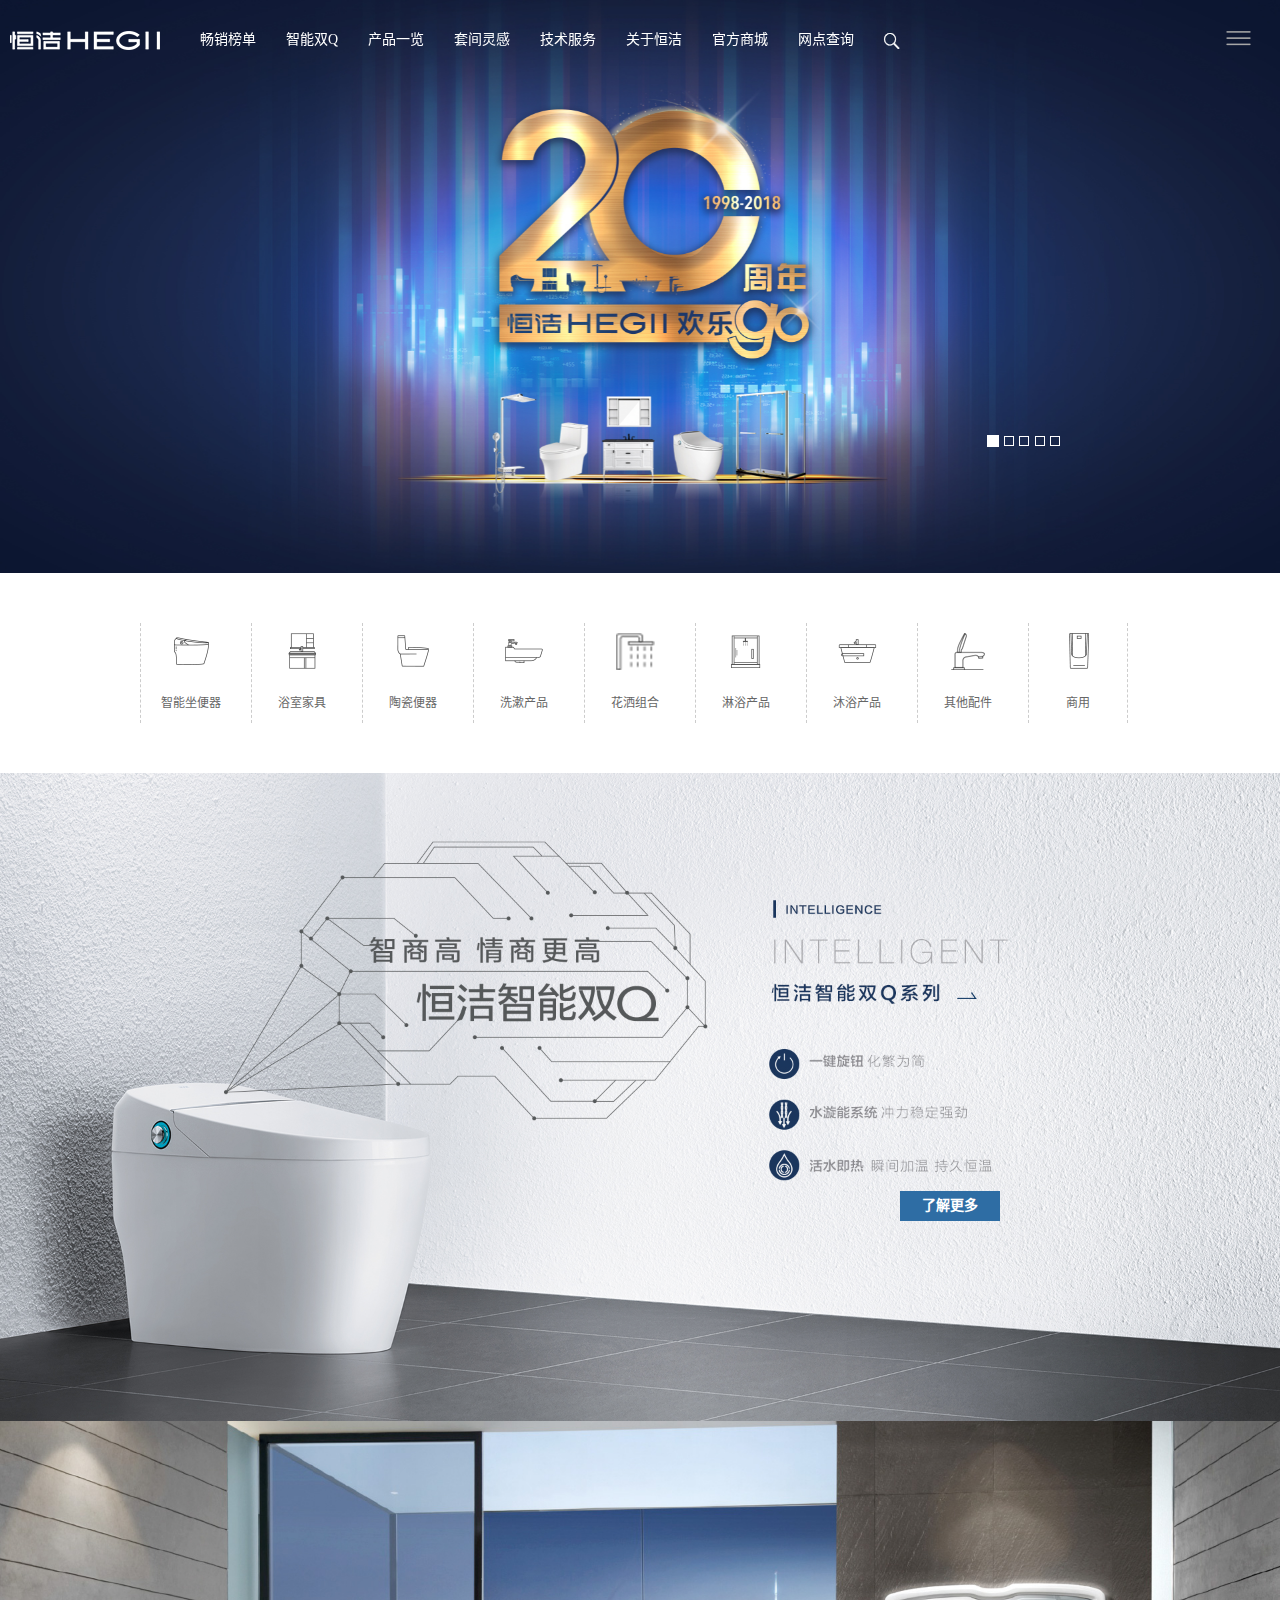
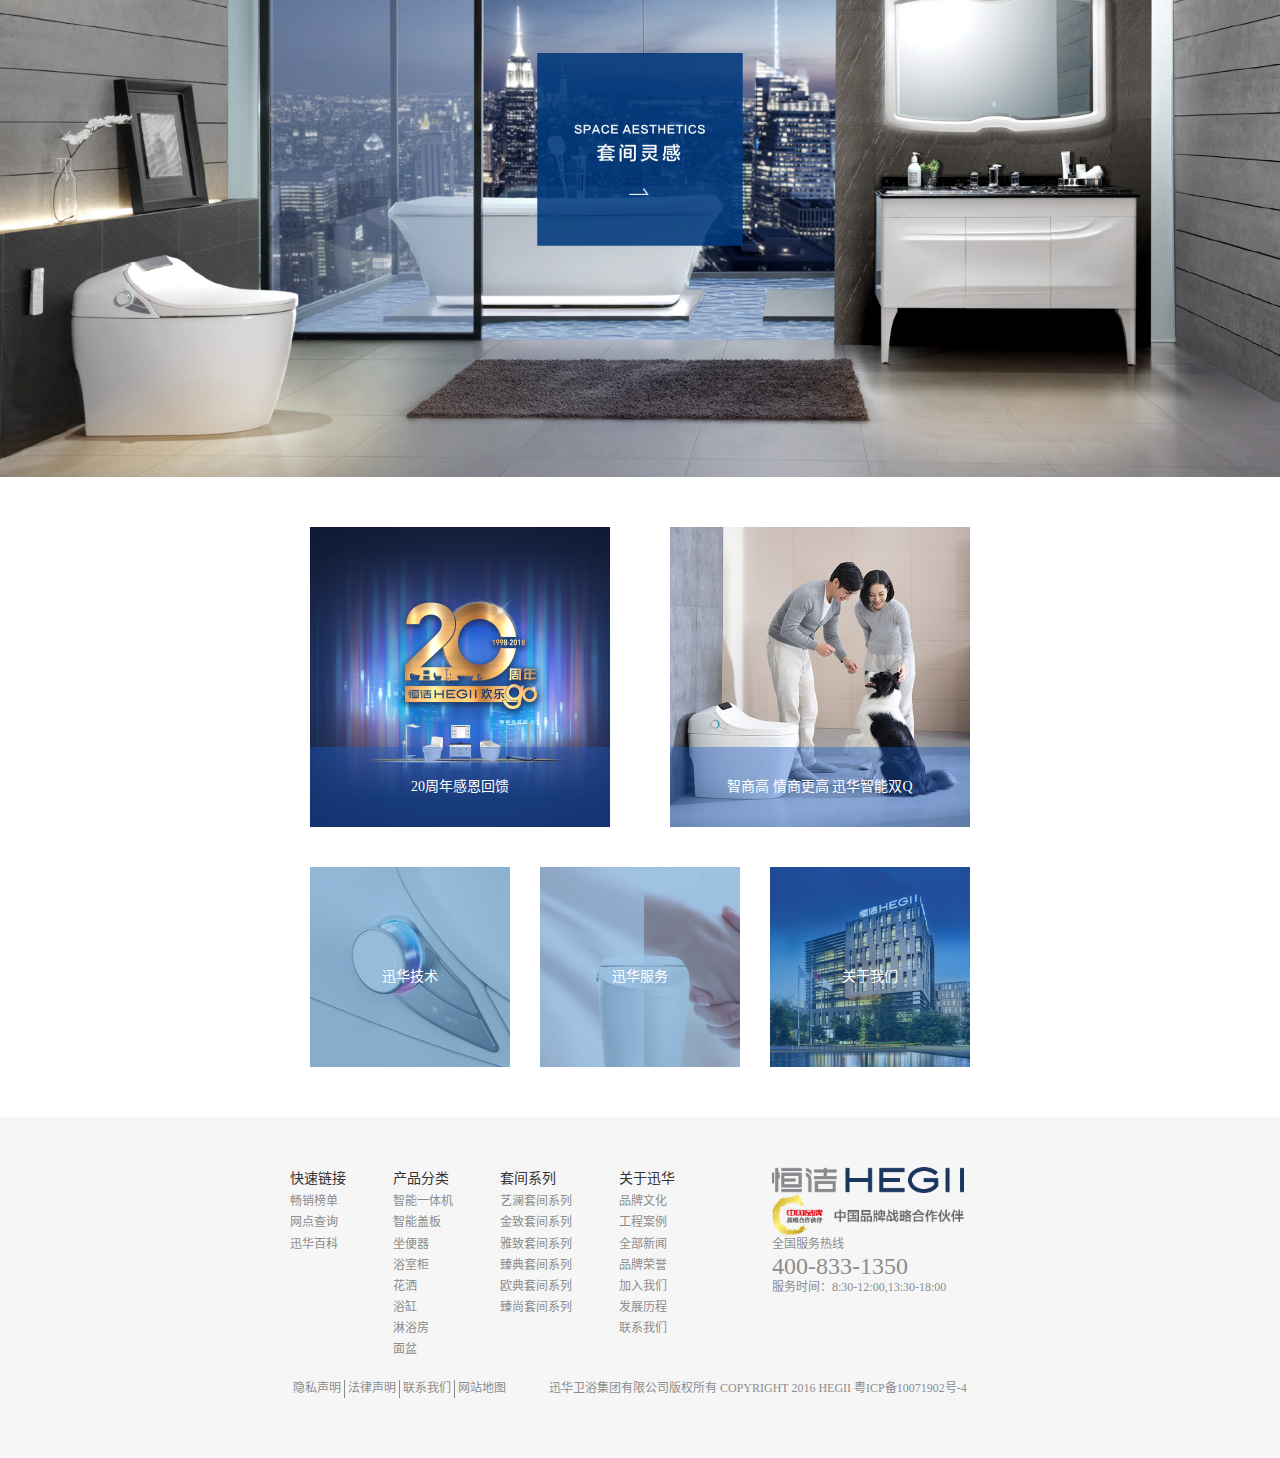
<file: analytik-jena/index.html>
<!DOCTYPE html>
<html lang="zh-CN">
<head>
    <meta charset="utf-8">
    <meta http-equiv="X-UA-Compatible" content="IE=edge">
    <meta name="viewport" content="width=device-width, initial-scale=1">
    <!-- 上述3个meta标签*必须*放在最前面，任何其他内容都*必须*跟随其后！ -->
    <title>首页</title>
    <link href="lib/css/bootstrap.min.css" rel="stylesheet">
    <link rel="stylesheet" href="css/base.css">
    <link rel="stylesheet" href="css/index2.css">
    <!--[if lt IE 9]>
    <script src="https://cdn.bootcss.com/html5shiv/3.7.3/html5shiv.min.js"></script>
    <script src="https://cdn.bootcss.com/respond.js/1.4.2/respond.min.js"></script>
    <![endif]-->
</head>
<body>


<!--轮播图start-->
<div class="slider-container">
    <div id="carousel-example-generic" class="carousel slide" data-ride="carousel">
        <!-- 小圆点 -->
        <ol class="carousel-indicators">
            <li data-target="#carousel-example-generic" data-slide-to="0" class="active"></li>
            <li data-target="#carousel-example-generic" data-slide-to="1"></li>
            <li data-target="#carousel-example-generic" data-slide-to="2"></li>
            <li data-target="#carousel-example-generic" data-slide-to="3"></li>
            <li data-target="#carousel-example-generic" data-slide-to="4"></li>
        </ol>
        <!-- 滑动的图片 -->
        <div class="carousel-inner" role="listbox">
            <div class="item active">
                <img src="images/banner4.jpg" alt="...">
                <div class="carousel-caption">
                </div>
            </div>
            <div class="item">
                <img src="images/banner2.jpg" alt="...">
                <div class="carousel-caption">
                </div>
            </div>
            <div class="item">
                <img src="images/banner3.jpg" alt="...">
                <div class="carousel-caption">
                </div>
            </div>
            <div class="item">
                <img src="images/banner1-1920x860.jpg" alt="...">
                <div class="carousel-caption">
                </div>
            </div>
            <div class="item">
                <img src="images/banner5.jpg" alt="...">
                <div class="carousel-caption">
                </div>
            </div>

        </div>
    </div>
    <!--导航栏start-->
    <div class="nav">
        <div class="nav-logo fl">
            <a href="index.html"><img src="images/theme-bright-logo.png" alt="logo"></a>
        </div>
        <div class="nav-text hidden-xs hidden-sm">
            <ul class="clearfix">
                <li><a href="#">畅销榜单</a></li>
                <li><a href="#">智能双Q</a></li>
                <li class="productList">
                    <a href="#">产品一览</a>
                    <div class="productDrodown clearfix">
                        <div>
                            <img src="images/nav-listmenu-01_1.jpg" alt="">
                            <p>卫生区</p>
                            <a href="#">智能一体机</a>
                            <a href="#">智能盖板</a>
                            <a href="#">坐便器</a>
                            <a href="#">蹲便器/配件</a>
                        </div>
                        <div>
                            <img src="images/nav-listmenu-02.jpg" alt="">
                            <p>盥洗区</p>
                            <a href="#">浴室柜</a>
                            <a href="#">面盆</a>
                            <a href="#">面盆龙头</a>
                        </div>
                        <div>
                            <img src="images/nav-listmenu-03.jpg" alt="">
                            <p>淋浴区</p>
                            <a href="#">花洒</a>
                            <a href="#">淋浴龙头</a>
                            <a href="#">淋浴房</a>
                            <a href="#">浴缸</a>
                            <a href="#">浴缸龙头</a>
                        </div>
                        <div>
                            <img src="images/nav-listmenu-04.jpg" alt="">
                            <p>浴室小五金</p>
                            <a href="#">五金挂件</a>
                            <a href="#">五金配件</a>
                        </div>
                        <div>
                            <img src="images/nav-listmenu-05.jpg" alt="">
                            <p>厨房阳台</p>
                            <a href="#">水槽</a>
                            <a href="#">厨房龙头</a>
                            <a href="#">洗衣柜</a>
                            <a href="#">拖把池</a>
                            <a href="#">阳台五金</a>
                        </div>
                        <div>
                            <img src="images/nav-listmenu-06.jpg" alt="">
                            <p>商用产品</p>
                            <a href="#">商用电子类</a>
                            <a href="#">商用五金</a>
                            <a href="#">商用便器</a>
                            <a href="#">小便斗</a>
                        </div>
                    </div>
                </li>
                <li><a href="renovation.html">套间灵感</a></li>
                <li class="tech">
                    <a href="#">技术服务</a>
                    <div class="techDropDown">
                        <div>
                            <a href="intelligence.html">
                                <span class="techImg"></span>
                                <span class="techText">恒洁技术</span>
                            </a>
                        </div>
                        <div>
                            <a href="service-1350.html">
                                <span class="techImg two"></span>
                                <span>恒洁服务1350</span>
                            </a>
                        </div>
                        <div>
                            <a href="technology-and-service-six-year.html">
                                <span class="techImg three"></span>
                                <span>恒洁六年质保</span>
                            </a>
                        </div>
                        <div>
                            <a href="#">
                                <span class="techImg four"></span>
                                <span>恒洁百科</span>
                            </a>
                        </div>

                    </div>
                </li>
                <li><a href="aboutUs.html">关于恒洁</a></li>
                <li><a href="flagshipShop.html">官方商城</a></li>
                <li><a href="#">网点查询</a></li>
                <li><a href="#" class="iconfont">&#xe606;</a></li>
            </ul>
        </div>
        <div class="nav-hide">
            <div class="span1">
                <div><img src="images/nav-span.jpg" alt=""></div>
                <div class="long-nav">
                    <div class="recentlyNews">
                        <a href="#">
                            <img src="images/assistant-icon-01.png" alt="">
                            <p>最新活动</p>
                        </a>
                        <div class="recentlyNews-content">
                            <img src="images/assistant-banner-20180402.jpg" alt="">
                            <img src="images/assistant-banner-02.png" alt="">
                            <img src="images/assistant-banner-03.jpg" alt="">
                            <img src="images/assistant-banner-04.jpg" alt="">
                        </div>
                    </div>
                    <div>
                        <a href="#">
                            <img src="images/assistant-icon-02.png" alt="">
                            <p>在线客服</p>
                        </a>
                    </div>
                    <div>
                        <a href="#">
                            <img src="images/assistant-icon-03.png" alt="">
                            <p>网点查询</p>
                        </a>
                    </div>
                    <div class="focusWebChat">
                        <a href="#" class="webChat">
                            <img src="images/assistant-icon-wechat.png" alt="">
                            <p>关注微信</p>
                        </a>
                        <span>
                                <img src="images/qrcode-wechat-top.png" alt="">
                            </span>
                    </div>
                    <div>
                        <a href="#">
                            <img src="images/assistant-icon-weibo.png" alt="">
                            <p>关注微博</p>
                        </a>
                    </div>
                </div>
            </div>
        </div>
    </div>
    <div class="tech-dropdown-bg"></div>
    <div class="product-dropdown-bg"></div>
    <!--导航栏end-->
</div>
<!--轮播图end-->

<!--产品分类导航start-->
<div class="product-categories clearfix">
    <ul class="clearfix">
        <li class="categoriesLi">
            <a href="#">
                <span></span>
                <p>智能坐便器</p>
            </a>
            <ul class="categoryDropdown">
                <li><a href="#">智能一体机</a></li>
                <li><a href="#">智能板盖</a></li>
            </ul>
        </li>
        <li>
            <a href="#">
                <span></span>
                <p>浴室家具</p>
            </a>
            <ul>
                <li><a href="#">浴室柜</a></li>
            </ul>
        </li>
        <li>
            <a href="#">
                <span></span>
                <p>陶瓷便器</p>
            </a>
            <ul>
                <li><a href="#">坐便器</a></li>
                <li><a href="#">蹲便器/配件</a></li>
            </ul>
        </li>
        <li>
            <a href="#">
                <span></span>
                <p>洗漱产品</p>
            </a>
            <ul>
                <li><a href="#">面盆</a></li>
                <li><a href="#">面盆龙头</a></li>
            </ul>
        </li>
        <li>
            <a href="#">
                <span></span>
                <p>花洒组合</p>
            </a>
            <ul>
                <li><a href="#">花洒</a></li>
            </ul>
        </li>
        <li>
            <a href="#">
                <span></span>
                <p>淋浴产品</p>
            </a>
            <ul>
                <li><a href="#">淋浴房</a></li>
                <li><a href="#">淋浴龙头</a></li>
                <li><a href="#">花洒</a></li>
            </ul>
        </li>
        <li>
            <a href="#">
                <span></span>
                <p>沐浴产品</p>
            </a>
            <ul>
                <li><a href="#">浴缸</a></li>
                <li><a href="#">浴缸龙头</a></li>
            </ul>
        </li>
        <li>
            <a href="#">
                <span></span>
                <p>其他配件</p>
            </a>
            <ul>
                <li><a href="#">水槽</a></li>
                <li><a href="#">厨房龙头</a></li>
                <li><a href="#">洗衣柜</a></li>
                <li><a href="#">拖把池</a></li>
                <li><a href="#">阳台五金</a></li>
            </ul>
        </li>
        <li>
            <a href="#">
                <span></span>
                <p>商用</p>
            </a>
            <ul>
                <li><a href="#">小便斗</a></li>
                <li><a href="#">商用电子类</a></li>
                <li><a href="#">商用五金</a></li>
                <li><a href="#">商用电器</a></li>
            </ul>
        </li>
    </ul>
</div>
<!--产品分类导航end-->


<!--大图之智能双Qstart-->
<div class="DQImg clearfix">
    <img src="images/index-img1.jpg">
    <a href="javascript:;">了解更多</a>
</div>
<!--大图之智能双Qend-->

<!--套间灵感大图statr-->
<div class="LGImg">
    <img src="images/index-img3.jpg" alt="">
</div>
<!--套间灵感大图end-->

<!--新闻缩略图start-->
<div class="news clearfix">
            <div class="new-top clearfix">
                <div>
                    <a href="javascript:;">
                        <span><p>20周年感恩回馈</p></span>
                    </a>
                </div>
                <div>
                    <a href="javascript:;">
                        <span><p>智商高 情商更高 迅华智能双Q</p></span>
                    </a>
                </div>
            </div>
            <div class="news-bottom">
                <div class="imgone">
                    <a href="javascript:;">
                        <img src="images/recommend-01.jpg" alt="">
                        <span><p>迅华技术</p></span>
                    </a>
                </div>
                <div class="imgone">
                    <a href="javascript:;">
                        <img src="images/recommend-02.jpg" alt="">
                        <span><p>迅华服务</p></span>
                    </a>
                </div>
                <div class="imgone">
                    <a href="javascript:;">
                        <img src="images/recommend-03.jpg" alt="">
                        <span><p>关于我们</p></span>
                    </a>
                </div>
            </div>
</div>
<!--新闻缩略图end-->

<!--页脚start-->
<div class="footer">
      <div class="clearfix">
                <div class="ulList fl clearfix">
                    <ul>
                        <li>快速链接</li>
                        <li><a href="javascript:;">畅销榜单</a></li>
                        <li><a href="javascript:;">网点查询</a></li>
                        <li><a href="javascript:;">迅华百科</a></li>
                    </ul>
                    <ul>
                        <li>产品分类</li>
                        <li><a href="javascript:;">智能一体机</a></li>
                        <li><a href="javascript:;">智能盖板</a></li>
                        <li><a href="javascript:;">坐便器</a></li>
                        <li><a href="javascript:;">浴室柜</a></li>
                        <li><a href="javascript:;">花洒</a></li>
                        <li><a href="javascript:;">浴缸</a></li>
                        <li><a href="javascript:;">淋浴房</a></li>
                        <li><a href="javascript:;">面盆</a></li>
                    </ul>
                    <ul>
                        <li>套间系列</li>
                        <li><a href="javascript:;">艺澜套间系列</a></li>
                        <li><a href="javascript:;">金致套间系列</a></li>
                        <li><a href="javascript:;">雅致套间系列</a></li>
                        <li><a href="javascript:;">臻典套间系列</a></li>
                        <li><a href="javascript:;">欧典套间系列</a></li>
                        <li><a href="javascript:;">臻尚套间系列</a></li>
                    </ul>
                    <ul>
                        <li>关于迅华</li>
                        <li><a href="javascript:;">品牌文化</a></li>
                        <li><a href="javascript:;">工程案例</a></li>
                        <li><a href="javascript:;">全部新闻</a></li>
                        <li><a href="javascript:;">品牌荣誉</a></li>
                        <li><a href="javascript:;">加入我们</a></li>
                        <li><a href="javascript:;">发展历程</a></li>
                        <li><a href="javascript:;">联系我们</a></li>
                    </ul>
                </div>
                <div class="footerInfo fl">
                    <div class="footer-logo"><img src="images/footer-logo-big (1).png" alt=""></div>
                    <div class="footer-chinalogo"><img src="images/footer-logo-chinabrand.png" alt=""></div>
                    <p>全国服务热线</p>
                    <h3>400-833-1350</h3>
                    <p>服务时间：8:30-12:00,13:30-18:00</p>
                </div>
      </div>
      <div class="footernav clearfix">
                <div class="fl">
                    <ul class="clearfix">
                        <li><a href="javascript:;">隐私声明</a></li>
                        <li><a href="javascript:;">法律声明</a></li>
                        <li><a href="javascript:;">联系我们</a></li>
                        <li><a href="javascript:;">网站地图</a></li>
                    </ul>
                </div>
                <p class="fl">迅华卫浴集团有限公司版权所有 COPYRIGHT 2016 HEGII 粤ICP备10071902号-4</p>
            </div>
</div>
<!--页脚end-->

<!--返回顶部start-->
<div class="totop">
    <a href="javascript:;">
        <img src="images/btn-go-top.jpg" alt="">
    </a>
</div>
<!--返回顶部end-->



    <script src="lib/js/jquery.min.js"></script>
    <script src="lib/js/bootstrap.min.js"></script>
    <script src="js/jquery-1.11.1.min.js"></script>
    <script src="js/index.js"></script>
    <script src="js/nav.js"></script>
</body>
</html>
</file>
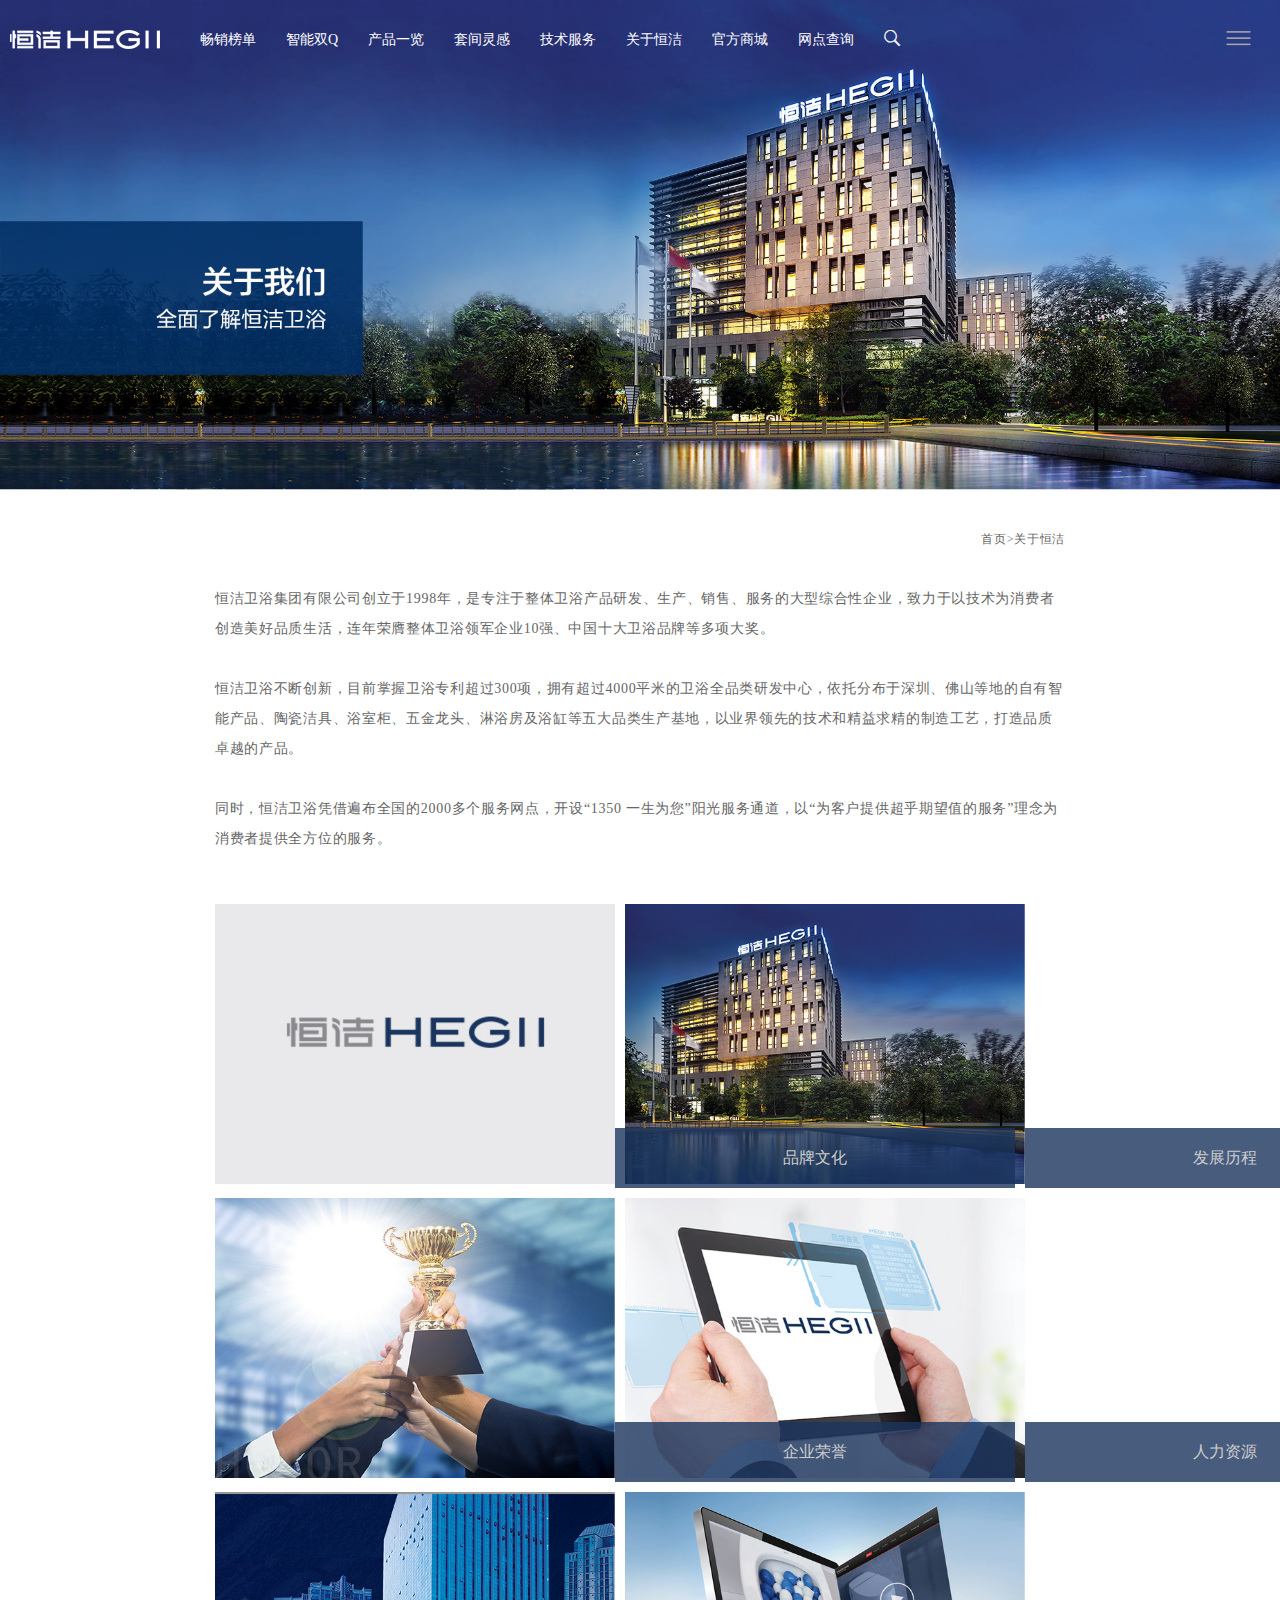
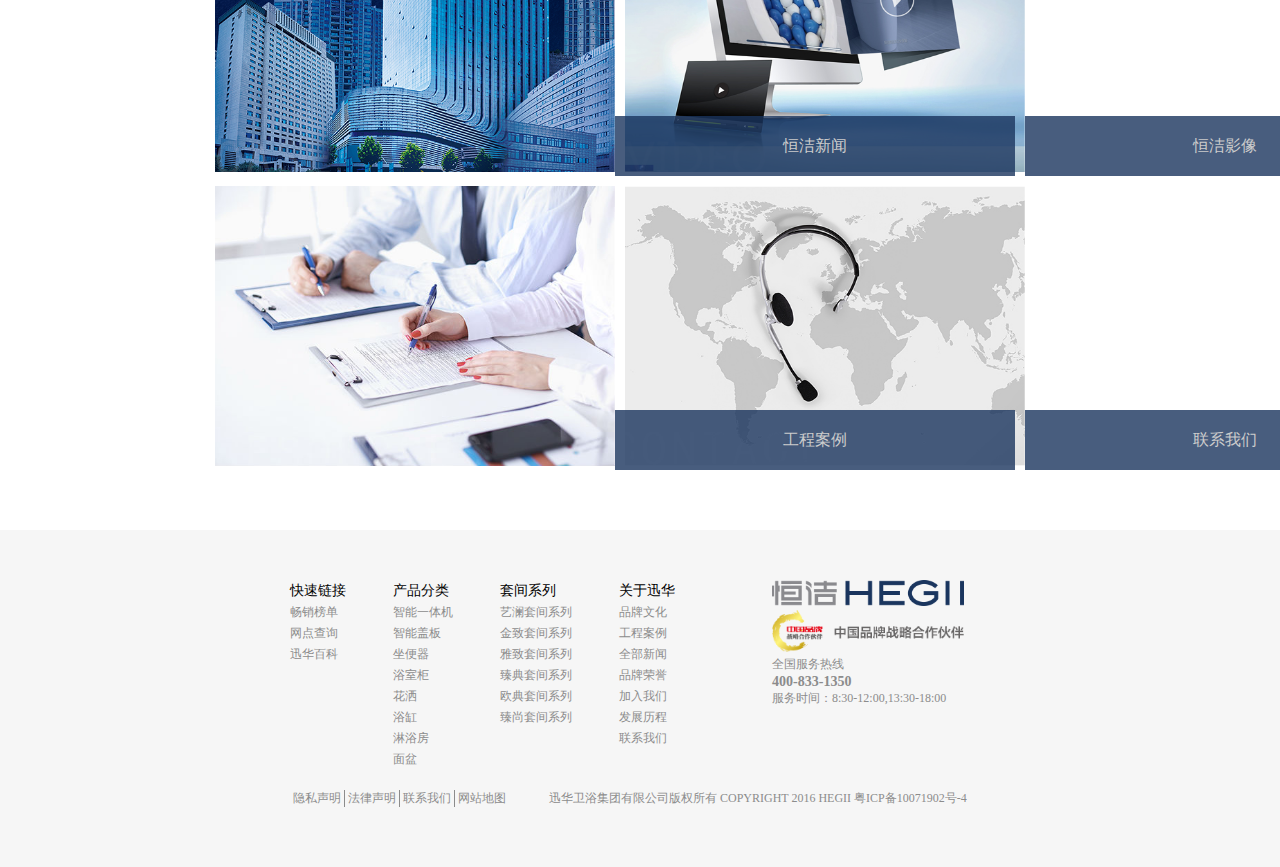
<file: analytik-jena/aboutUs.html>
<!DOCTYPE html>
<html lang="en">
<head>
    <meta charset="UTF-8">
    <title>关于恒洁</title>
    <link rel="stylesheet" href="css/base.css">
    <link rel="stylesheet" href="css/aboutUs.css">
    <!--<link rel="stylesheet" href="css/index2.css">-->
    <script src="js/jquery-1.11.1.min.js"></script>
    <script src="js/nav.js"></script>
</head>
<body>
<!--页头start-->
<div class="slider-container">
    <img src="images/about_kv.jpg" alt="">
    <!--导航栏start-->
    <div class="nav">
        <div class="nav-logo fl">
            <a href="index.html"><img src="images/theme-bright-logo.png" alt="logo"></a>
        </div>
        <div class="nav-text hidden-xs hidden-sm">
            <ul class="clearfix">
                <li><a href="#">畅销榜单</a></li>
                <li><a href="#">智能双Q</a></li>
                <li class="productList">
                    <a href="#">产品一览</a>
                    <div class="productDrodown clearfix">
                        <div>
                            <img src="images/nav-listmenu-01_1.jpg" alt="">
                            <p>卫生区</p>
                            <a href="#">智能一体机</a>
                            <a href="#">智能盖板</a>
                            <a href="#">坐便器</a>
                            <a href="#">蹲便器/配件</a>
                        </div>
                        <div>
                            <img src="images/nav-listmenu-02.jpg" alt="">
                            <p>盥洗区</p>
                            <a href="#">浴室柜</a>
                            <a href="#">面盆</a>
                            <a href="#">面盆龙头</a>
                        </div>
                        <div>
                            <img src="images/nav-listmenu-03.jpg" alt="">
                            <p>淋浴区</p>
                            <a href="#">花洒</a>
                            <a href="#">淋浴龙头</a>
                            <a href="#">淋浴房</a>
                            <a href="#">浴缸</a>
                            <a href="#">浴缸龙头</a>
                        </div>
                        <div>
                            <img src="images/nav-listmenu-04.jpg" alt="">
                            <p>浴室小五金</p>
                            <a href="#">五金挂件</a>
                            <a href="#">五金配件</a>
                        </div>
                        <div>
                            <img src="images/nav-listmenu-05.jpg" alt="">
                            <p>厨房阳台</p>
                            <a href="#">水槽</a>
                            <a href="#">厨房龙头</a>
                            <a href="#">洗衣柜</a>
                            <a href="#">拖把池</a>
                            <a href="#">阳台五金</a>
                        </div>
                        <div>
                            <img src="images/nav-listmenu-06.jpg" alt="">
                            <p>商用产品</p>
                            <a href="#">商用电子类</a>
                            <a href="#">商用五金</a>
                            <a href="#">商用便器</a>
                            <a href="#">小便斗</a>
                        </div>
                    </div>
                </li>
                <li><a href="renovation.html">套间灵感</a></li>
                <li class="tech">
                    <a href="#">技术服务</a>
                    <div class="techDropDown">
                        <div>
                            <a href="intelligence.html">
                                <span class="techImg"></span>
                                <span class="techText">恒洁技术</span>
                            </a>
                        </div>
                        <div>
                            <a href="service-1350.html">
                                <span class="techImg two"></span>
                                <span>恒洁服务1350</span>
                            </a>
                        </div>
                        <div>
                            <a href="technology-and-service-six-year.html">
                                <span class="techImg three"></span>
                                <span>恒洁六年质保</span>
                            </a>
                        </div>
                        <div>
                            <a href="#">
                                <span class="techImg four"></span>
                                <span>恒洁百科</span>
                            </a>
                        </div>

                    </div>
                </li>
                <li><a href="#">关于恒洁</a></li>
                <li><a href="flagshipShop.html">官方商城</a></li>
                <li><a href="#">网点查询</a></li>
                <li><a href="#" class="iconfont">&#xe606;</a></li>
            </ul>
        </div>
        <div class="nav-hide">
            <div class="span1">
                <div><img src="images/nav-span.jpg" alt=""></div>
                <div class="long-nav">
                    <div class="recentlyNews">
                        <a href="#">
                            <img src="images/assistant-icon-01.png" alt="">
                            <p>最新活动</p>
                        </a>
                        <div class="recentlyNews-content">
                            <img src="images/assistant-banner-20180402.jpg" alt="">
                            <img src="images/assistant-banner-02.png" alt="">
                            <img src="images/assistant-banner-03.jpg" alt="">
                            <img src="images/assistant-banner-04.jpg" alt="">
                        </div>
                    </div>
                    <div>
                        <a href="#">
                            <img src="images/assistant-icon-02.png" alt="">
                            <p>在线客服</p>
                        </a>
                    </div>
                    <div>
                        <a href="#">
                            <img src="images/assistant-icon-03.png" alt="">
                            <p>网点查询</p>
                        </a>
                    </div>
                    <div class="focusWebChat">
                        <a href="#" class="webChat">
                            <img src="images/assistant-icon-wechat.png" alt="">
                            <p>关注微信</p>
                        </a>
                        <span>
                                <img src="images/qrcode-wechat-top.png" alt="">
                            </span>
                    </div>
                    <div>
                        <a href="#">
                            <img src="images/assistant-icon-weibo.png" alt="">
                            <p>关注微博</p>
                        </a>
                    </div>
                </div>
            </div>
        </div>
    </div>
    <div class="tech-dropdown-bg"></div>
    <div class="product-dropdown-bg"></div>
    <!--导航栏end-->
</div>
<!--页头end-->

<!--内容start-->
<div class="main">
    <div class="main-top">
        <p>首页&gt;关于恒洁</p>
        <p>恒洁卫浴集团有限公司创立于1998年，是专注于整体卫浴产品研发、生产、销售、服务的大型综合性企业，致力于以技术为消费者创造美好品质生活，连年荣膺整体卫浴领军企业10强、中国十大卫浴品牌等多项大奖。</p>
        <p>恒洁卫浴不断创新，目前掌握卫浴专利超过300项，拥有超过4000平米的卫浴全品类研发中心，依托分布于深圳、佛山等地的自有智能产品、陶瓷洁具、浴室柜、五金龙头、淋浴房及浴缸等五大品类生产基地，以业界领先的技术和精益求精的制造工艺，打造品质卓越的产品。</p>
        <p>同时，恒洁卫浴凭借遍布全国的2000多个服务网点，开设“1350 一生为您”阳光服务通道，以“为客户提供超乎期望值的服务”理念为消费者提供全方位的服务。</p>
    </div>
    <div class="main-bottom">
        <div class="clearfix">
            <div>
                <img src="images/culture0821.jpg" alt="">
                <span>
                    <p>品牌文化</p>
                </span>
            </div>
            <div>
                <img src="images/heg2.jpg" alt="">
                <span>
                    <p>发展历程</p>
                </span>
            </div>
        </div>
        <div class="clearfix">
            <div>
                <img src="images/heg3.jpg" alt="">
                <span>
                    <p>企业荣誉</p>
                </span>
            </div>
            <div>
                <img src="images/heg4-1.jpg" alt="">
                <span>
                    <p>人力资源</p>
                </span>
            </div>
        </div>
        <div class="clearfix">
            <div>
                <img src="images/heg5.jpg" alt="">
                <span>
                    <p>恒洁新闻</p>
                </span>
            </div>
            <div>
                <img src="images/heg6.jpg" alt="">
                <span>
                    <p>恒洁影像</p>
                </span>
            </div>
        </div>
        <div class="clearfix">
            <div>
                <img src="images/heg6_1.jpg" alt="">
                <span>
                    <p>工程案例</p>
                </span>
            </div>
            <div>
                <img src="images/heg8.jpg" alt="">
                <span>
                    <p>联系我们</p>
                </span>
            </div>
        </div>
    </div>
</div>
<!--内容end-->


<!--页脚start-->
<div class="footer">
    <div class="clearfix">
        <div class="ulList fl clearfix">
            <ul>
                <li>快速链接</li>
                <li><a href="javascript:;">畅销榜单</a></li>
                <li><a href="javascript:;">网点查询</a></li>
                <li><a href="javascript:;">迅华百科</a></li>
            </ul>
            <ul>
                <li>产品分类</li>
                <li><a href="javascript:;">智能一体机</a></li>
                <li><a href="javascript:;">智能盖板</a></li>
                <li><a href="javascript:;">坐便器</a></li>
                <li><a href="javascript:;">浴室柜</a></li>
                <li><a href="javascript:;">花洒</a></li>
                <li><a href="javascript:;">浴缸</a></li>
                <li><a href="javascript:;">淋浴房</a></li>
                <li><a href="javascript:;">面盆</a></li>
            </ul>
            <ul>
                <li>套间系列</li>
                <li><a href="javascript:;">艺澜套间系列</a></li>
                <li><a href="javascript:;">金致套间系列</a></li>
                <li><a href="javascript:;">雅致套间系列</a></li>
                <li><a href="javascript:;">臻典套间系列</a></li>
                <li><a href="javascript:;">欧典套间系列</a></li>
                <li><a href="javascript:;">臻尚套间系列</a></li>
            </ul>
            <ul>
                <li>关于迅华</li>
                <li><a href="javascript:;">品牌文化</a></li>
                <li><a href="javascript:;">工程案例</a></li>
                <li><a href="javascript:;">全部新闻</a></li>
                <li><a href="javascript:;">品牌荣誉</a></li>
                <li><a href="javascript:;">加入我们</a></li>
                <li><a href="javascript:;">发展历程</a></li>
                <li><a href="javascript:;">联系我们</a></li>
            </ul>
        </div>
        <div class="footerInfo fl">
            <div class="footer-logo"><img src="images/footer-logo-big (1).png" alt=""></div>
            <div class="footer-chinalogo"><img src="images/footer-logo-chinabrand.png" alt=""></div>
            <p>全国服务热线</p>
            <h3>400-833-1350</h3>
            <p>服务时间：8:30-12:00,13:30-18:00</p>
        </div>
    </div>
    <div class="footernav clearfix">
        <div class="fl">
            <ul class="clearfix">
                <li><a href="javascript:;">隐私声明</a></li>
                <li><a href="javascript:;">法律声明</a></li>
                <li><a href="javascript:;">联系我们</a></li>
                <li><a href="javascript:;">网站地图</a></li>
            </ul>
        </div>
        <p class="fl">迅华卫浴集团有限公司版权所有 COPYRIGHT 2016 HEGII 粤ICP备10071902号-4</p>
    </div>
</div>
<!--页脚end-->

<!--返回顶部start-->
<div class="totop">
    <a href="javascript:;">
        <img src="images/btn-go-top.jpg" alt="">
    </a>
</div>
<!--返回顶部end-->
</body>
</html>
</file>
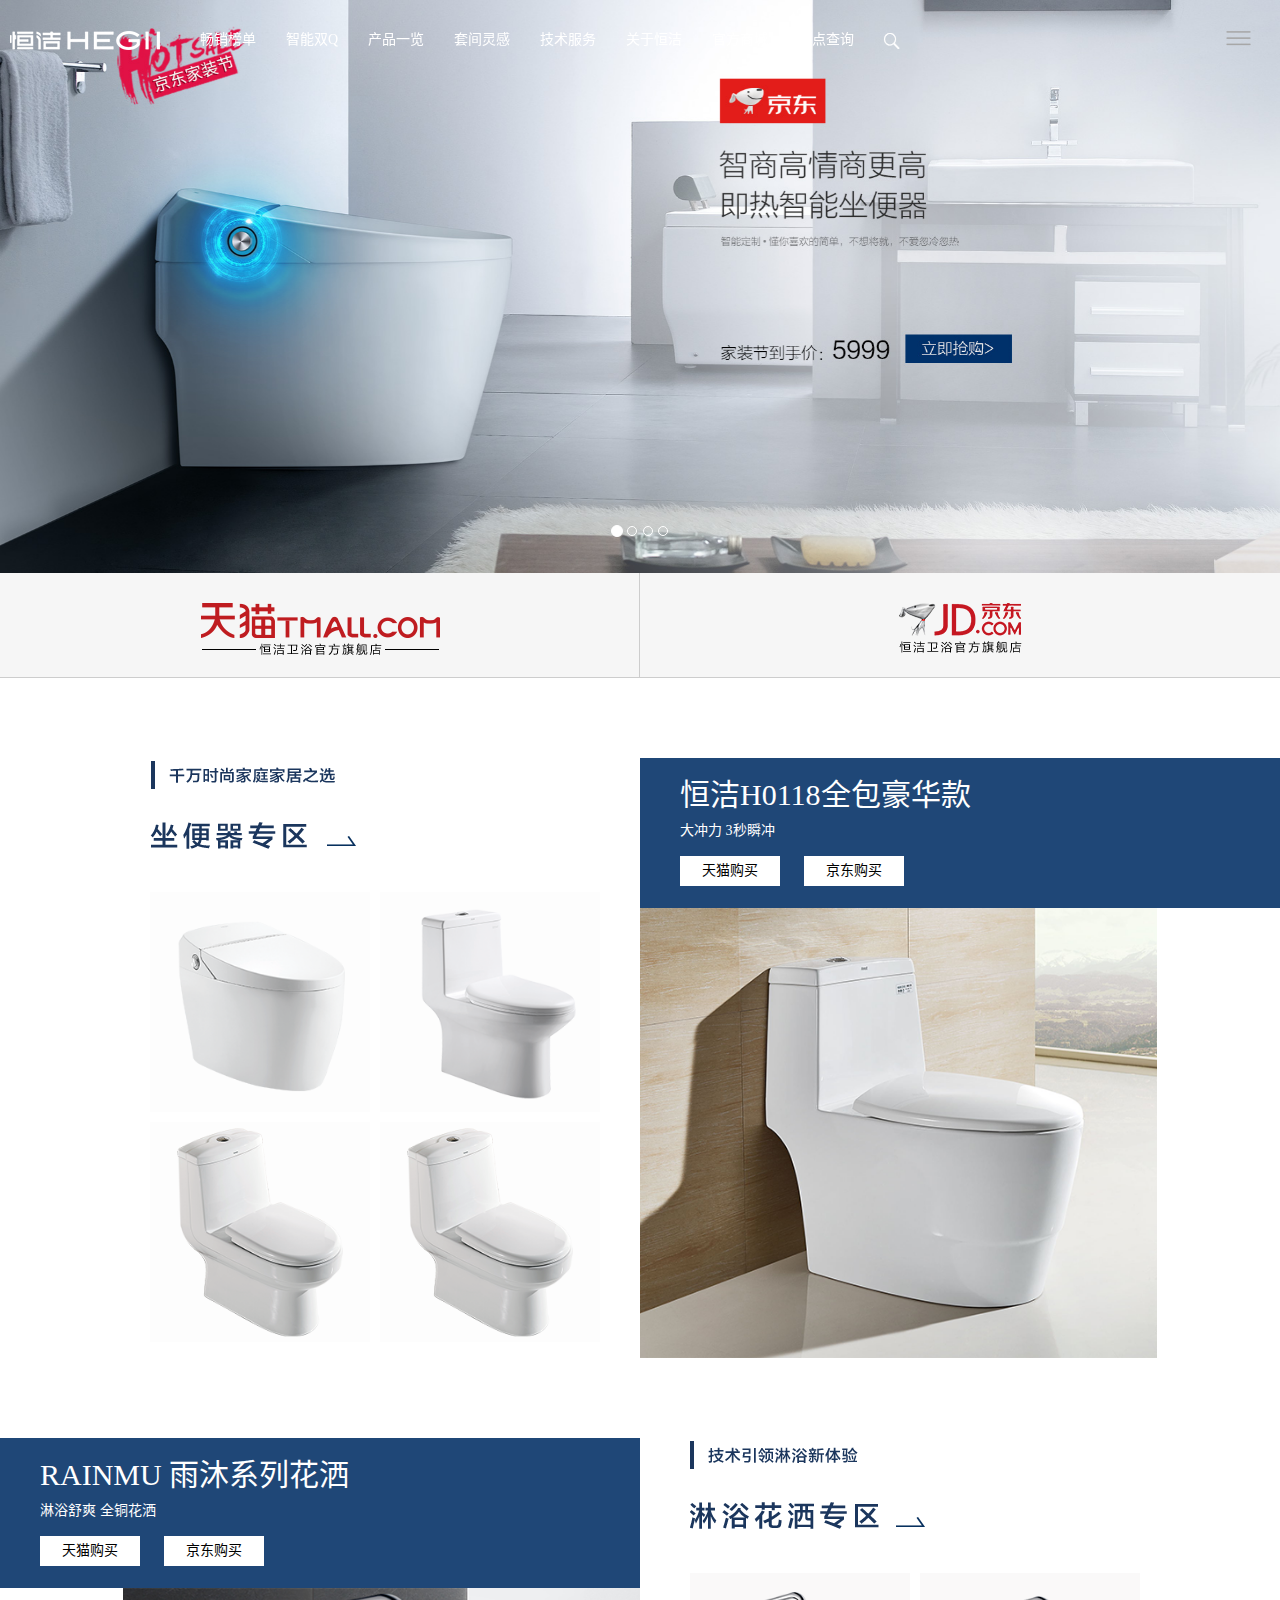
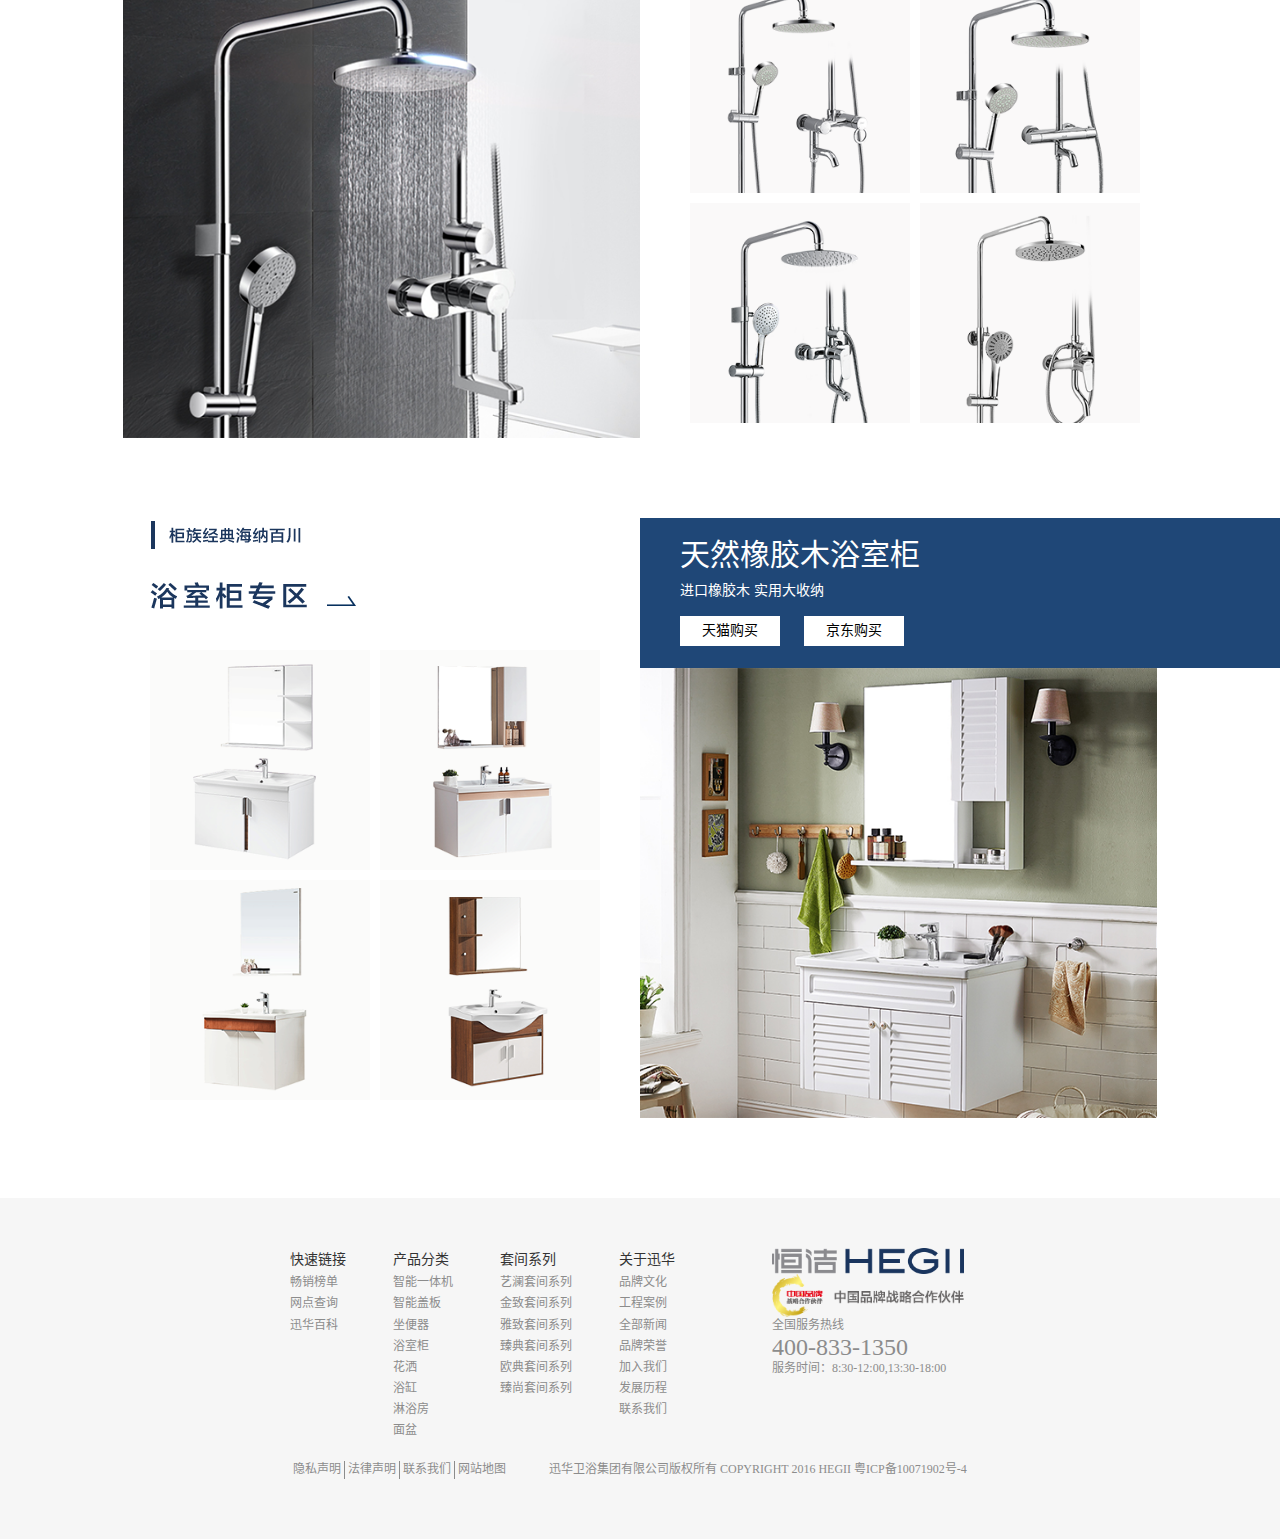
<file: analytik-jena/flagshipShop.html>
<!DOCTYPE html>
<html lang="zh-CN">
<head>
    <meta charset="utf-8">
    <meta http-equiv="X-UA-Compatible" content="IE=edge">
    <meta name="viewport" content="width=device-width, initial-scale=1">
    <!-- 上述3个meta标签*必须*放在最前面，任何其他内容都*必须*跟随其后！ -->
    <title>官方商城</title>
    <link href="lib/css/bootstrap.min.css" rel="stylesheet">
    <link rel="stylesheet" href="css/base.css">
    <link rel="stylesheet" href="css/flagshipShop.css">
    <!--[if lt IE 9]>
    <script src="https://cdn.bootcss.com/html5shiv/3.7.3/html5shiv.min.js"></script>
    <script src="https://cdn.bootcss.com/respond.js/1.4.2/respond.min.js"></script>
    <![endif]-->
</head>
<style>

</style>
<body>



<!--轮播图start-->
<div class="slider-container">
    <div id="carousel-example-generic" class="carousel slide" data-ride="carousel">
        <!-- 小圆点 -->
        <ol class="carousel-indicators">
            <li data-target="#carousel-example-generic" data-slide-to="0" class="active"></li>
            <li data-target="#carousel-example-generic" data-slide-to="1"></li>
            <li data-target="#carousel-example-generic" data-slide-to="2"></li>
            <li data-target="#carousel-example-generic" data-slide-to="3"></li>
        </ol>
        <!-- 滑动的图片 -->
        <div class="carousel-inner" role="listbox">
            <div class="item active">
                <img src="images/q8-1920x860.jpg" alt="...">
                <div class="carousel-caption">
                </div>
            </div>
            <div class="item">
                <img src="images/162-860x1920.jpg" alt="...">
                <div class="carousel-caption">
                </div>
            </div>
            <div class="item">
                <img src="images/kv_5.jpg" alt="...">
                <div class="carousel-caption">
                </div>
            </div>
            <div class="item">
                <img src="images/kv6.jpg" alt="...">
                <div class="carousel-caption">
                </div>
            </div>
        </div>
    </div>
    <!--导航栏start-->
    <div class="nav">
        <div class="nav-logo fl">
            <a href="index.html"><img src="images/theme-bright-logo.png" alt="logo"></a>
        </div>
        <div class="nav-text hidden-xs hidden-sm">
            <ul class="clearfix">
                <li><a href="#">畅销榜单</a></li>
                <li><a href="#">智能双Q</a></li>
                <li class="productList">
                    <a href="#">产品一览</a>
                    <div class="productDrodown clearfix">
                        <div>
                            <img src="images/nav-listmenu-01_1.jpg" alt="">
                            <p>卫生区</p>
                            <a href="#">智能一体机</a>
                            <a href="#">智能盖板</a>
                            <a href="#">坐便器</a>
                            <a href="#">蹲便器/配件</a>
                        </div>
                        <div>
                            <img src="images/nav-listmenu-02.jpg" alt="">
                            <p>盥洗区</p>
                            <a href="#">浴室柜</a>
                            <a href="#">面盆</a>
                            <a href="#">面盆龙头</a>
                        </div>
                        <div>
                            <img src="images/nav-listmenu-03.jpg" alt="">
                            <p>淋浴区</p>
                            <a href="#">花洒</a>
                            <a href="#">淋浴龙头</a>
                            <a href="#">淋浴房</a>
                            <a href="#">浴缸</a>
                            <a href="#">浴缸龙头</a>
                        </div>
                        <div>
                            <img src="images/nav-listmenu-04.jpg" alt="">
                            <p>浴室小五金</p>
                            <a href="#">五金挂件</a>
                            <a href="#">五金配件</a>
                        </div>
                        <div>
                            <img src="images/nav-listmenu-05.jpg" alt="">
                            <p>厨房阳台</p>
                            <a href="#">水槽</a>
                            <a href="#">厨房龙头</a>
                            <a href="#">洗衣柜</a>
                            <a href="#">拖把池</a>
                            <a href="#">阳台五金</a>
                        </div>
                        <div>
                            <img src="images/nav-listmenu-06.jpg" alt="">
                            <p>商用产品</p>
                            <a href="#">商用电子类</a>
                            <a href="#">商用五金</a>
                            <a href="#">商用便器</a>
                            <a href="#">小便斗</a>
                        </div>
                    </div>
                </li>
                <li><a href="renovation.html">套间灵感</a></li>
                <li class="tech">
                    <a href="#">技术服务</a>
                    <div class="techDropDown">
                        <div>
                            <a href="intelligence.html">
                                <span class="techImg"></span>
                                <span class="techText">恒洁技术</span>
                            </a>
                        </div>
                        <div>
                            <a href="service-1350.html">
                                <span class="techImg two"></span>
                                <span>恒洁服务1350</span>
                            </a>
                        </div>
                        <div>
                            <a href="technology-and-service-six-year.html">
                                <span class="techImg three"></span>
                                <span>恒洁六年质保</span>
                            </a>
                        </div>
                        <div>
                            <a href="#">
                                <span class="techImg four"></span>
                                <span>恒洁百科</span>
                            </a>
                        </div>

                    </div>
                </li>
                <li><a href="aboutUs.html">关于恒洁</a></li>
                <li><a href="flagshipShop.html">官方商城</a></li>
                <li><a href="#">网点查询</a></li>
                <li><a href="#" class="iconfont">&#xe606;</a></li>
            </ul>
        </div>
        <div class="nav-hide">
            <div class="span1">
                <div><img src="images/nav-span.jpg" alt=""></div>
                <div class="long-nav">
                    <div class="recentlyNews">
                        <a href="#">
                            <img src="images/assistant-icon-01.png" alt="">
                            <p>最新活动</p>
                        </a>
                        <div class="recentlyNews-content">
                            <img src="images/assistant-banner-20180402.jpg" alt="">
                            <img src="images/assistant-banner-02.png" alt="">
                            <img src="images/assistant-banner-03.jpg" alt="">
                            <img src="images/assistant-banner-04.jpg" alt="">
                        </div>
                    </div>
                    <div>
                        <a href="#">
                            <img src="images/assistant-icon-02.png" alt="">
                            <p>在线客服</p>
                        </a>
                    </div>
                    <div>
                        <a href="#">
                            <img src="images/assistant-icon-03.png" alt="">
                            <p>网点查询</p>
                        </a>
                    </div>
                    <div class="focusWebChat">
                        <a href="#" class="webChat">
                            <img src="images/assistant-icon-wechat.png" alt="">
                            <p>关注微信</p>
                        </a>
                        <span>
                                <img src="images/qrcode-wechat-top.png" alt="">
                            </span>
                    </div>
                    <div>
                        <a href="#">
                            <img src="images/assistant-icon-weibo.png" alt="">
                            <p>关注微博</p>
                        </a>
                    </div>
                </div>
            </div>
        </div>
    </div>
    <div class="tech-dropdown-bg"></div>
    <div class="product-dropdown-bg"></div>
    <!--导航栏end-->
</div>
<!--轮播图end-->

<!--旗舰店图标start-->
<div class="flagship clearfix">
    <div>
        <a href="#">
            <img src="images/btn-tmall.png" alt="">
        </a>
    </div>
    <div>
        <a href="#">
            <img src="images/btn-jd.png" alt="">
        </a>
    </div>
</div>
<!--旗舰店图标end-->

<!--旗舰店商品start-->
    <div class="flagshipList-item">
        <div class="flagshipList-item-one clearfix">
            <div class="flagshipList-item-samll fl">
                <div class="items-title">
                    <img src="images/item-row1-title.png" alt="">
                </div>
                <div class="items-content clearfix">
                    <div class="items1 fl">
                        <img src="images/item-row1-small1.png" alt="">
                        <span>
                            <h3>恒洁Q8智能坐便器</h3>
                            <h5>智商高，情商更高</h5>
                            <a href="#">天猫购买</a>
                            <a href="#">京东购买</a>
                        </span>
                    </div>
                    <div class="items1 fl">
                        <img src="images/item-row1-small2.png" alt="">
                        <span>
                            <h3>超旋风系列坐便器</h3>
                            <h5>专利技术 一键除污</h5>
                            <a href="#">天猫购买</a>
                            <a href="#">京东购买</a>
                        </span>
                    </div>
                    <div class="items1 fl">
                        <img src="images/item-row1-small3.png" alt="">
                        <span>
                            <h3>大尺寸舒适款</h3>
                            <h5>加大水箱 冲力更强</h5>
                            <a href="#">天猫购买</a>
                            <a href="#">京东购买</a>
                        </span>
                    </div>
                    <div class="items1 fl">
                        <img src="images/item-row1-small3.png" alt="">
                        <span>
                            <h3>麦趣系列坐便器</h3>
                            <h5>速效除污 告别堵塞</h5>
                            <a href="#">天猫购买</a>
                            <a href="#">京东购买</a>
                        </span>
                    </div>
                </div>
            </div>
            <div class="flagshipList-item-big fl">
                <div>
                    <h2>恒洁H0118全包豪华款</h2>
                    <p>大冲力 3秒瞬冲</p>
                    <a href="#">天猫购买</a>
                    <a href="#">京东购买</a>
                </div>
                <div>
                    <img src="images/item-row1-big.png" alt="">
                </div>
            </div>
        </div>
        <div class="flagshipList-item-two clearfix">
            <div class="flagshipList-item-big fl">
                <div>
                    <h2>RAINMU 雨沐系列花洒</h2>
                    <p>淋浴舒爽 全铜花洒</p>
                    <a href="#">天猫购买</a>
                    <a href="#">京东购买</a>
                </div>
                <div class="clearfix">
                    <img src="images/item-row2-big.png" alt="">
                </div>
            </div>
            <div class="flagshipList-item-samll fl">
                <div>
                    <img src="images/item-row2-title.png" alt="">
                </div>
                <div class="items-content clearfix">
                    <div class="items1 fl">
                        <img src="images/item-row2-small1.png" alt="">
                        <span>
                            <h3>会按摩的花洒</h3>
                            <h5>精铜主体 5功能出水</h5>
                            <a href="#">天猫购买</a>
                            <a href="#">京东购买</a>
                        </span>
                    </div>
                    <div class="items1 fl">
                        <img src="images/item-row2-small2.png" alt="">
                        <span>
                            <h3>智能恒温花洒</h3>
                            <h5>精铜主体 一键恒温38°C</h5>
                            <a href="#">天猫购买</a>
                            <a href="#">京东购买</a>
                        </span>
                    </div>
                    <div class="items1 fl">
                        <img src="images/item-row2-small3.png" alt="">
                        <span>
                            <h3>恒洁670E不锈钢花洒</h3>
                            <h5>超大顶喷 淋浴舒爽</h5>
                            <a href="#">天猫购买</a>
                            <a href="#">京东购买</a>
                        </span>
                    </div>
                    <div class="items1 fl">
                        <img src="images/item-row2-small4.png" alt="">
                        <span>
                            <h3>水压调节淋浴花洒</h3>
                            <h5>空气增压 氧SPA沐浴</h5>
                            <a href="#">天猫购买</a>
                            <a href="#">京东购买</a>
                        </span>
                    </div>
                </div>
            </div>
        </div>
        <div class="flagshipList-item-one clearfix">
            <div class="flagshipList-item-samll fl">
                <div class="items-title">
                    <img src="images/item-row3-title.png" alt="">
                </div>
                <div class="items-content clearfix">
                    <div class="items1 fl">
                        <img src="images/item-row3-small1.png" alt="">
                        <span>
                            <h3>简约多层实木浴室柜</h3>
                            <h5>防潮防腐 坚固耐用</h5>
                            <a href="#">天猫购买</a>
                            <a href="#">京东购买</a>
                        </span>
                    </div>
                    <div class="items1 fl">
                        <img src="images/item-row3-small2.png" alt="">
                        <span>
                            <h3>小身材大储物浴室柜</h3>
                            <h5>新品 4种组合方式</h5>
                            <a href="#">天猫购买</a>
                            <a href="#">京东购买</a>
                        </span>
                    </div>
                    <div class="items1 fl">
                        <img src="images/item-row3-small3.png" alt="">
                        <span>
                            <h3>小浴室知音</h3>
                            <h5>专为精致户型而生</h5>
                            <a href="#">天猫购买</a>
                            <a href="#">京东购买</a>
                        </span>
                    </div>
                    <div class="items1 fl">
                        <img src="images/item-row3-small4.png" alt="">
                        <span>
                            <h3>美式田园风浴室柜</h3>
                            <h5>生态实木 防腐防潮</h5>
                            <a href="#">天猫购买</a>
                            <a href="#">京东购买</a>
                        </span>
                    </div>
                </div>
            </div>
            <div class="flagshipList-item-big fl">
                <div>
                    <h2>天然橡胶木浴室柜</h2>
                    <p>进口橡胶木 实用大收纳</p>
                    <a href="#">天猫购买</a>
                    <a href="#">京东购买</a>
                </div>
                <div>
                    <img src="images/item-row3-big.png" alt="">
                </div>
            </div>
        </div>
    </div>

<!--旗舰店商品end-->



<!--页脚start-->
<div class="footer">
    <div class="clearfix">
        <div class="ulList fl clearfix">
            <ul>
                <li>快速链接</li>
                <li><a href="javascript:;">畅销榜单</a></li>
                <li><a href="javascript:;">网点查询</a></li>
                <li><a href="javascript:;">迅华百科</a></li>
            </ul>
            <ul>
                <li>产品分类</li>
                <li><a href="javascript:;">智能一体机</a></li>
                <li><a href="javascript:;">智能盖板</a></li>
                <li><a href="javascript:;">坐便器</a></li>
                <li><a href="javascript:;">浴室柜</a></li>
                <li><a href="javascript:;">花洒</a></li>
                <li><a href="javascript:;">浴缸</a></li>
                <li><a href="javascript:;">淋浴房</a></li>
                <li><a href="javascript:;">面盆</a></li>
            </ul>
            <ul>
                <li>套间系列</li>
                <li><a href="javascript:;">艺澜套间系列</a></li>
                <li><a href="javascript:;">金致套间系列</a></li>
                <li><a href="javascript:;">雅致套间系列</a></li>
                <li><a href="javascript:;">臻典套间系列</a></li>
                <li><a href="javascript:;">欧典套间系列</a></li>
                <li><a href="javascript:;">臻尚套间系列</a></li>
            </ul>
            <ul>
                <li>关于迅华</li>
                <li><a href="javascript:;">品牌文化</a></li>
                <li><a href="javascript:;">工程案例</a></li>
                <li><a href="javascript:;">全部新闻</a></li>
                <li><a href="javascript:;">品牌荣誉</a></li>
                <li><a href="javascript:;">加入我们</a></li>
                <li><a href="javascript:;">发展历程</a></li>
                <li><a href="javascript:;">联系我们</a></li>
            </ul>
        </div>
        <div class="footerInfo fl">
            <div class="footer-logo"><img src="images/footer-logo-big (1).png" alt=""></div>
            <div class="footer-chinalogo"><img src="images/footer-logo-chinabrand.png" alt=""></div>
            <p>全国服务热线</p>
            <h3>400-833-1350</h3>
            <p>服务时间：8:30-12:00,13:30-18:00</p>
        </div>
    </div>
    <div class="footernav clearfix">
        <div class="fl">
            <ul class="clearfix">
                <li><a href="javascript:;">隐私声明</a></li>
                <li><a href="javascript:;">法律声明</a></li>
                <li><a href="javascript:;">联系我们</a></li>
                <li><a href="javascript:;">网站地图</a></li>
            </ul>
        </div>
        <p class="fl">迅华卫浴集团有限公司版权所有 COPYRIGHT 2016 HEGII 粤ICP备10071902号-4</p>
    </div>
</div>
<!--页脚end-->

<!--返回顶部start-->
<div class="totop">
    <a href="javascript:;">
        <img src="images/btn-go-top.jpg" alt="">
    </a>
</div>
<!--返回顶部end-->



<script src="lib/js/jquery.min.js"></script>
<script src="lib/js/bootstrap.min.js"></script>
<script src="js/jquery-1.11.1.min.js"></script>
<script src="js/nav.js"></script>
</body>
</html>
</file>
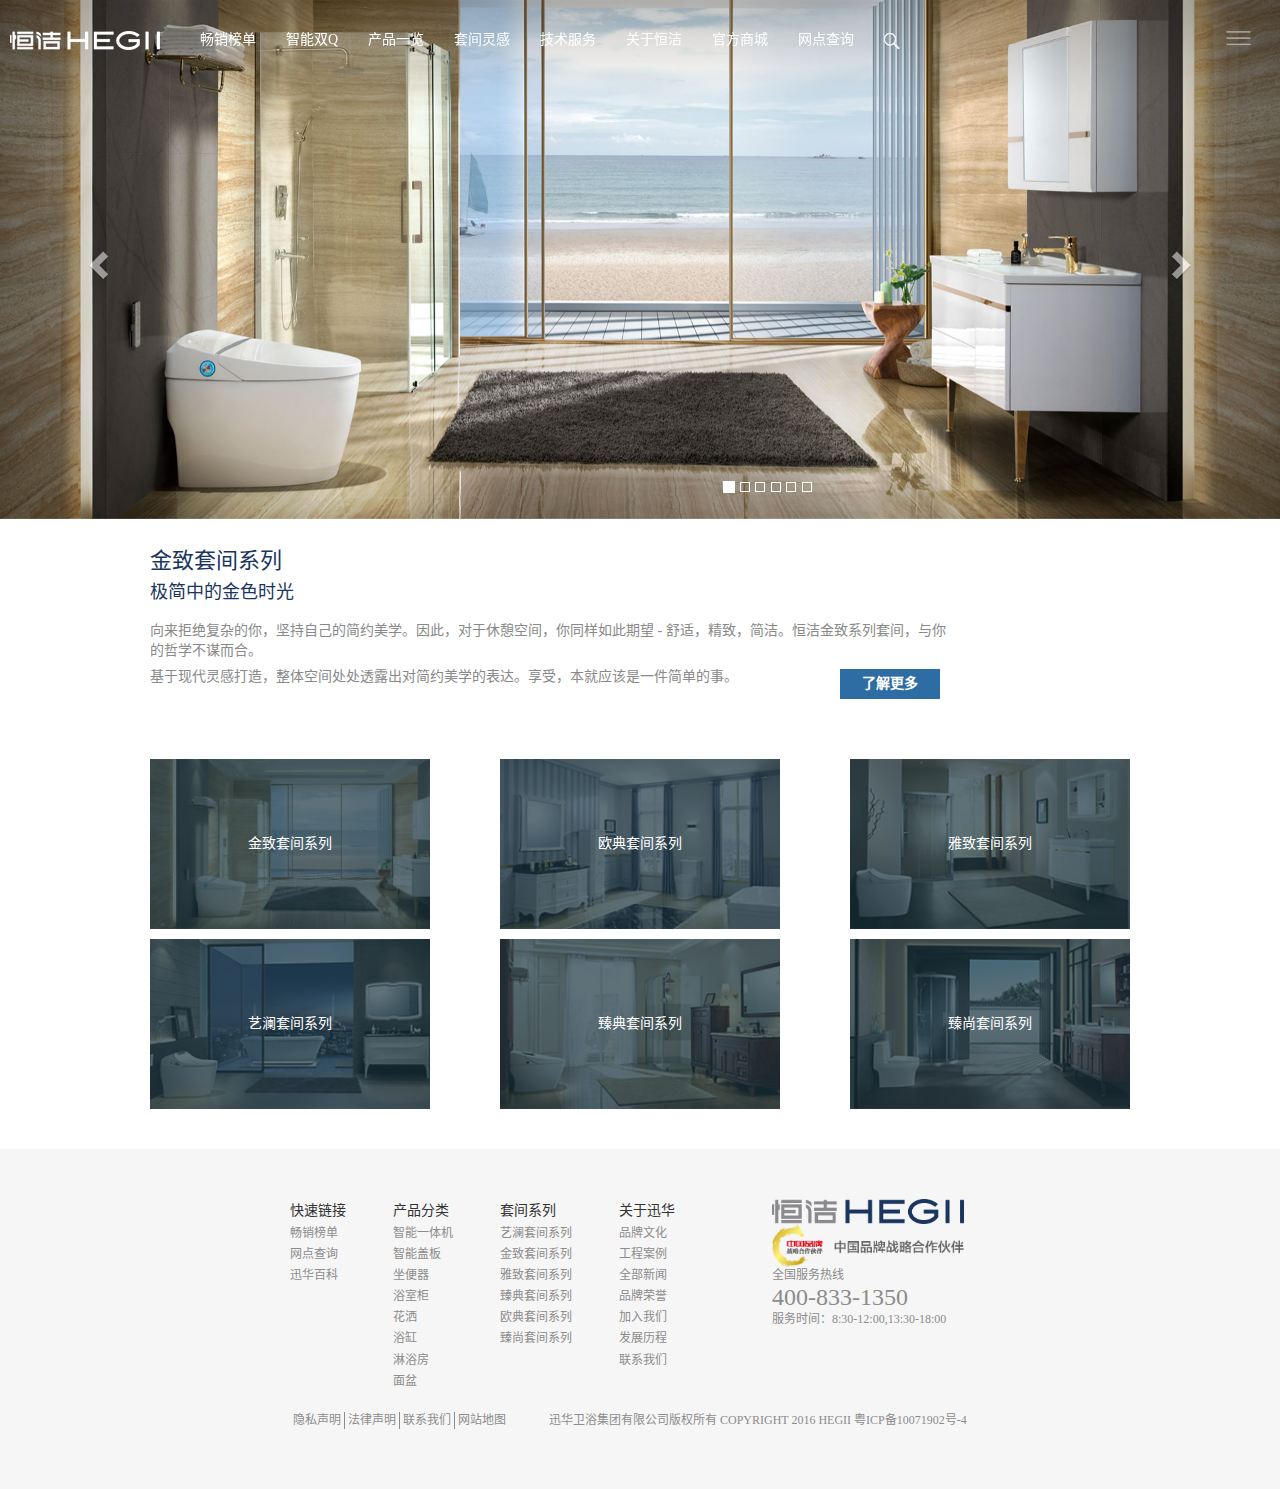
<file: analytik-jena/renovation.html>
<!DOCTYPE html>
<html lang="zh-CN">
<head>
    <meta charset="utf-8">
    <meta http-equiv="X-UA-Compatible" content="IE=edge">
    <meta name="viewport" content="width=device-width, initial-scale=1">
    <!-- 上述3个meta标签*必须*放在最前面，任何其他内容都*必须*跟随其后！ -->
    <title>套间灵感</title>
    <link href="lib/css/bootstrap.min.css" rel="stylesheet">
    <link rel="stylesheet" href="css/base.css">
    <!--<link rel="stylesheet" href="css/index2.css">-->
    <link rel="stylesheet" href="css/renovation.css">
    <!--[if lt IE 9]>
    <script src="https://cdn.bootcss.com/html5shiv/3.7.3/html5shiv.min.js"></script>
    <script src="https://cdn.bootcss.com/respond.js/1.4.2/respond.min.js"></script>
    <![endif]-->
    <style type="text/css">

    </style>

</head>
<body>


<!--轮播图start-->
<div class="slider-container">
    <div id="carousel-example-generic" class="carousel slide" data-ride="carousel">
        <!-- 小圆点 -->
        <ol class="carousel-indicators">
            <li data-target="#carousel-example-generic" data-slide-to="0" class="active"></li>
            <li data-target="#carousel-example-generic" data-slide-to="1"></li>
            <li data-target="#carousel-example-generic" data-slide-to="2"></li>
            <li data-target="#carousel-example-generic" data-slide-to="3"></li>
            <li data-target="#carousel-example-generic" data-slide-to="4"></li>
            <li data-target="#carousel-example-generic" data-slide-to="5"></li>
        </ol>
        <!-- 滑动的图片 -->
        <div class="carousel-inner" role="listbox">
            <div class="item active">
                <img src="images/kv-jinzhi.jpg" alt="...">
                <div class="carousel-caption">
                </div>
            </div>
            <div class="item">
                <img src="images/kv-oudian.jpg" alt="...">
                <div class="carousel-caption">
                </div>
            </div>
            <div class="item">
                <img src="images/kv-yazhi.jpg" alt="...">
                <div class="carousel-caption">
                </div>
            </div>
            <div class="item">
                <img src="images/kv-yilan.jpg" alt="...">
                <div class="carousel-caption">
                </div>
            </div>
            <div class="item">
                <img src="images/kv-zhendian.jpg" alt="...">
                <div class="carousel-caption">
                </div>
            </div>
            <div class="item">
                <img src="images/kv-zhenshang.jpg" alt="...">
                <div class="carousel-caption">
                </div>
            </div>
        </div>
        <!-- 左右箭头 -->
        <a class="left carousel-control" href="#carousel-example-generic" role="button" data-slide="prev">
            <span class="glyphicon glyphicon-chevron-left" aria-hidden="true"></span>
            <span class="sr-only">Previous</span>
        </a>
        <a class="right carousel-control" href="#carousel-example-generic" role="button" data-slide="next">
            <span class="glyphicon glyphicon-chevron-right" aria-hidden="true"></span>
            <span class="sr-only">Next</span>
        </a>
    </div>
    <!--导航栏start-->
    <div class="nav">
        <div class="nav-logo fl">
            <a href="index.html"><img src="images/theme-bright-logo.png" alt="logo"></a>
        </div>
        <div class="nav-text hidden-xs hidden-sm">
            <ul class="clearfix">
                <li><a href="#">畅销榜单</a></li>
                <li><a href="#">智能双Q</a></li>
                <li class="productList">
                    <a href="#">产品一览</a>
                    <div class="productDrodown clearfix">
                        <div>
                            <img src="images/nav-listmenu-01_1.jpg" alt="">
                            <p>卫生区</p>
                            <a href="#">智能一体机</a>
                            <a href="#">智能盖板</a>
                            <a href="#">坐便器</a>
                            <a href="#">蹲便器/配件</a>
                        </div>
                        <div>
                            <img src="images/nav-listmenu-02.jpg" alt="">
                            <p>盥洗区</p>
                            <a href="#">浴室柜</a>
                            <a href="#">面盆</a>
                            <a href="#">面盆龙头</a>
                        </div>
                        <div>
                            <img src="images/nav-listmenu-03.jpg" alt="">
                            <p>淋浴区</p>
                            <a href="#">花洒</a>
                            <a href="#">淋浴龙头</a>
                            <a href="#">淋浴房</a>
                            <a href="#">浴缸</a>
                            <a href="#">浴缸龙头</a>
                        </div>
                        <div>
                            <img src="images/nav-listmenu-04.jpg" alt="">
                            <p>浴室小五金</p>
                            <a href="#">五金挂件</a>
                            <a href="#">五金配件</a>
                        </div>
                        <div>
                            <img src="images/nav-listmenu-05.jpg" alt="">
                            <p>厨房阳台</p>
                            <a href="#">水槽</a>
                            <a href="#">厨房龙头</a>
                            <a href="#">洗衣柜</a>
                            <a href="#">拖把池</a>
                            <a href="#">阳台五金</a>
                        </div>
                        <div>
                            <img src="images/nav-listmenu-06.jpg" alt="">
                            <p>商用产品</p>
                            <a href="#">商用电子类</a>
                            <a href="#">商用五金</a>
                            <a href="#">商用便器</a>
                            <a href="#">小便斗</a>
                        </div>
                    </div>
                </li>
                <li><a href="#">套间灵感</a></li>
                <li class="tech">
                    <a href="#">技术服务</a>
                    <div class="techDropDown">
                        <div>
                            <a href="intelligence.html">
                                <span class="techImg"></span>
                                <span class="techText">恒洁技术</span>
                            </a>
                        </div>
                        <div>
                            <a href="service-1350.html">
                                <span class="techImg two"></span>
                                <span>恒洁服务1350</span>
                            </a>
                        </div>
                        <div>
                            <a href="technology-and-service-six-year.html">
                                <span class="techImg three"></span>
                                <span>恒洁六年质保</span>
                            </a>
                        </div>
                        <div>
                            <a href="#">
                                <span class="techImg four"></span>
                                <span>恒洁百科</span>
                            </a>
                        </div>

                    </div>
                </li>
                <li><a href="aboutUs.html">关于恒洁</a></li>
                <li><a href="flagshipShop.html">官方商城</a></li>
                <li><a href="#">网点查询</a></li>
                <li><a href="#" class="iconfont">&#xe606;</a></li>
            </ul>
        </div>
        <div class="nav-hide">
            <div class="span1">
                <div><img src="images/nav-span.jpg" alt=""></div>
                <div class="long-nav">
                    <div class="recentlyNews">
                        <a href="#">
                            <img src="images/assistant-icon-01.png" alt="">
                            <p>最新活动</p>
                        </a>
                        <div class="recentlyNews-content">
                            <img src="images/assistant-banner-20180402.jpg" alt="">
                            <img src="images/assistant-banner-02.png" alt="">
                            <img src="images/assistant-banner-03.jpg" alt="">
                            <img src="images/assistant-banner-04.jpg" alt="">
                        </div>
                    </div>
                    <div>
                        <a href="#">
                            <img src="images/assistant-icon-02.png" alt="">
                            <p>在线客服</p>
                        </a>
                    </div>
                    <div>
                        <a href="#">
                            <img src="images/assistant-icon-03.png" alt="">
                            <p>网点查询</p>
                        </a>
                    </div>
                    <div class="focusWebChat">
                        <a href="#" class="webChat">
                            <img src="images/assistant-icon-wechat.png" alt="">
                            <p>关注微信</p>
                        </a>
                        <span>
                                <img src="images/qrcode-wechat-top.png" alt="">
                            </span>
                    </div>
                    <div>
                        <a href="#">
                            <img src="images/assistant-icon-weibo.png" alt="">
                            <p>关注微博</p>
                        </a>
                    </div>
                </div>
            </div>
        </div>
    </div>
    <div class="tech-dropdown-bg"></div>
    <div class="product-dropdown-bg"></div>
    <!--导航栏end-->
</div>
<!--轮播图end-->

<!--中间内容start-->
    <div class="renovation-content">
        <div>
            <h3>金致套间系列</h3>
            <h5>极简中的金色时光</h5>
            <p class="p1">向来拒绝复杂的你，坚持自己的简约美学。因此，对于休憩空间，你同样如此期望 - 舒适，精致，简洁。恒洁金致系列套间，与你的哲学不谋而合。</p>
            <p class="p2">基于现代灵感打造，整体空间处处透露出对简约美学的表达。享受，本就应该是一件简单的事。</p>
            <p class="p3"></p>
            <a href="javascript:;">了解更多</a>
        </div>
        <div class="clearfix">
            <div class="fl">
                <input type="button" class="starBtn" value='金致套间系列'>
            </div>
            <div class="fl">
                <input type="button" class="starBtn" value='欧典套间系列'>
            </div>
            <div class="fl">
                <input type="button" class="starBtn" value='雅致套间系列'>
            </div>
            <div class="fl">
                <input type="button" class="starBtn" value='艺澜套间系列'>
            </div>
            <div class="fl">
                <input type="button" class="starBtn" value='臻典套间系列'>
            </div>
            <div class="fl">
                <input type="button" class="starBtn" value='臻尚套间系列'>
            </div>
        </div>
    </div>
<!--中间内容end-->

<!--页脚start-->
<div class="footer">
    <div class="clearfix">
        <div class="ulList fl clearfix">
            <ul>
                <li>快速链接</li>
                <li><a href="javascript:;">畅销榜单</a></li>
                <li><a href="javascript:;">网点查询</a></li>
                <li><a href="javascript:;">迅华百科</a></li>
            </ul>
            <ul>
                <li>产品分类</li>
                <li><a href="javascript:;">智能一体机</a></li>
                <li><a href="javascript:;">智能盖板</a></li>
                <li><a href="javascript:;">坐便器</a></li>
                <li><a href="javascript:;">浴室柜</a></li>
                <li><a href="javascript:;">花洒</a></li>
                <li><a href="javascript:;">浴缸</a></li>
                <li><a href="javascript:;">淋浴房</a></li>
                <li><a href="javascript:;">面盆</a></li>
            </ul>
            <ul>
                <li>套间系列</li>
                <li><a href="javascript:;">艺澜套间系列</a></li>
                <li><a href="javascript:;">金致套间系列</a></li>
                <li><a href="javascript:;">雅致套间系列</a></li>
                <li><a href="javascript:;">臻典套间系列</a></li>
                <li><a href="javascript:;">欧典套间系列</a></li>
                <li><a href="javascript:;">臻尚套间系列</a></li>
            </ul>
            <ul>
                <li>关于迅华</li>
                <li><a href="javascript:;">品牌文化</a></li>
                <li><a href="javascript:;">工程案例</a></li>
                <li><a href="javascript:;">全部新闻</a></li>
                <li><a href="javascript:;">品牌荣誉</a></li>
                <li><a href="javascript:;">加入我们</a></li>
                <li><a href="javascript:;">发展历程</a></li>
                <li><a href="javascript:;">联系我们</a></li>
            </ul>
        </div>
        <div class="footerInfo fl">
            <div class="footer-logo"><img src="images/footer-logo-big (1).png" alt=""></div>
            <div class="footer-chinalogo"><img src="images/footer-logo-chinabrand.png" alt=""></div>
            <p>全国服务热线</p>
            <h3>400-833-1350</h3>
            <p>服务时间：8:30-12:00,13:30-18:00</p>
        </div>
    </div>
    <div class="footernav clearfix">
        <div class="fl">
            <ul class="clearfix">
                <li><a href="javascript:;">隐私声明</a></li>
                <li><a href="javascript:;">法律声明</a></li>
                <li><a href="javascript:;">联系我们</a></li>
                <li><a href="javascript:;">网站地图</a></li>
            </ul>
        </div>
        <p class="fl">迅华卫浴集团有限公司版权所有 COPYRIGHT 2016 HEGII 粤ICP备10071902号-4</p>
    </div>
</div>
<!--页脚end-->

<!--返回顶部start-->
<div class="totop">
    <a href="javascript:;">
        <img src="images/btn-go-top.jpg" alt="">
    </a>
</div>
<!--返回顶部end-->



<script src="lib/js/jquery.min.js"></script>
<script src="lib/js/bootstrap.min.js"></script>
<script src="js/jquery-1.11.1.min.js"></script>
<script src="js/nav.js"></script>
<script type="text/javascript">
    // 为 按钮 绑定 点击事件
    var btnList = document.querySelectorAll('.starBtn');

    for (var i = 0; i < btnList.length; i++) {
        btnList[i].onclick = function () {
            var ajax = new XMLHttpRequest();

            // 使用post
            ajax.open('post','serious.php');

            // 必须要设置 请求报文
            ajax.setRequestHeader("Content-type","application/x-www-form-urlencoded");

            // 发送请求 name=jay
            ajax.send('name='+this.value);

            // 注册事件
            ajax.onreadystatechange = function () {
                if (ajax.readyState == 4 && ajax.status == 200) {
                    // console.log(ajax.responseText);

                    // 分隔字符串 根据 竖线
                    var strArr = ajax.responseText.split('|');

                    // 确实是数组哦 (⊙o⊙)
                    console.log(strArr);

                    // 从数组中 取出 不同的值 设置给 不同的 dom元素即可

                    // 背景图片
//                    document.querySelector('.imageBox').style.background = 'url('+strArr[0]+') no-repeat center / cover';

                    // 描述信息
                    document.querySelector('h3').innerHTML = strArr[1];
                    document.querySelector('h5').innerHTML = strArr[2];
                    document.querySelector('.p1').innerHTML = strArr[3];
                    document.querySelector('.p2').innerHTML = strArr[4];
                    document.querySelector('.p3').innerHTML = strArr[5];
//                    document.querySelector('.p3').parentNode.appendChild("a")
                }
            }
        }
    }
</script>
</body>
</html>
</file>
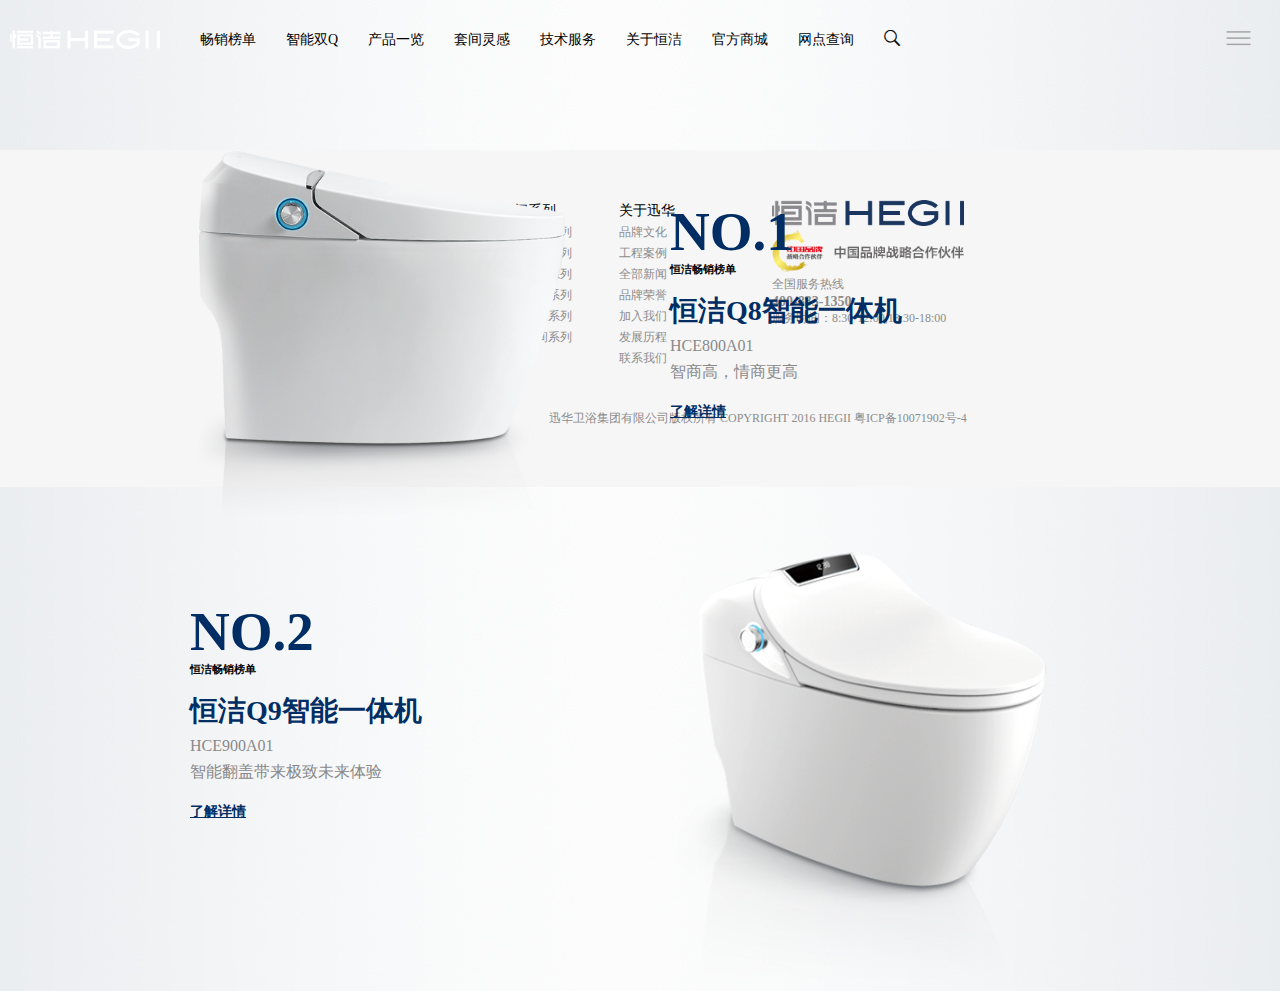
<file: analytik-jena/salable.html>
<!DOCTYPE html>
<html lang="en">
<head>
    <meta charset="UTF-8">
    <title>畅销榜单</title>
    <link rel="stylesheet" href="css/base.css">
    <link rel="stylesheet" href="css/salable.css">
    <link rel="stylesheet" href="css/index2.css">
    <script src="js/jquery-1.11.1.min.js"></script>
    <script src="js/nav.js"></script>
</head>
<body>
<!--页头start-->
<div class="slider-container">
    <!--导航栏start-->
    <div class="nav">
        <div class="nav-logo fl">
            <a href="#"><img src="images/theme-bright-logo.png" alt="logo"></a>
        </div>
        <div class="nav-text hidden-xs hidden-sm">
            <ul class="clearfix">
                <li><a href="#">畅销榜单</a></li>
                <li><a href="#">智能双Q</a></li>
                <li class="productList">
                    <a href="#">产品一览</a>
                    <div class="productDrodown clearfix">
                        <div>
                            <img src="images/nav-listmenu-01_1.jpg" alt="">
                            <p>卫生区</p>
                            <a href="#">智能一体机</a>
                            <a href="#">智能盖板</a>
                            <a href="#">坐便器</a>
                            <a href="#">蹲便器/配件</a>
                        </div>
                        <div>
                            <img src="images/nav-listmenu-02.jpg" alt="">
                            <p>盥洗区</p>
                            <a href="#">浴室柜</a>
                            <a href="#">面盆</a>
                            <a href="#">面盆龙头</a>
                        </div>
                        <div>
                            <img src="images/nav-listmenu-03.jpg" alt="">
                            <p>淋浴区</p>
                            <a href="#">花洒</a>
                            <a href="#">淋浴龙头</a>
                            <a href="#">淋浴房</a>
                            <a href="#">浴缸</a>
                            <a href="#">浴缸龙头</a>
                        </div>
                        <div>
                            <img src="images/nav-listmenu-04.jpg" alt="">
                            <p>浴室小五金</p>
                            <a href="#">五金挂件</a>
                            <a href="#">五金配件</a>
                        </div>
                        <div>
                            <img src="images/nav-listmenu-05.jpg" alt="">
                            <p>厨房阳台</p>
                            <a href="#">水槽</a>
                            <a href="#">厨房龙头</a>
                            <a href="#">洗衣柜</a>
                            <a href="#">拖把池</a>
                            <a href="#">阳台五金</a>
                        </div>
                        <div>
                            <img src="images/nav-listmenu-06.jpg" alt="">
                            <p>商用产品</p>
                            <a href="#">商用电子类</a>
                            <a href="#">商用五金</a>
                            <a href="#">商用便器</a>
                            <a href="#">小便斗</a>
                        </div>
                    </div>
                </li>
                <li><a href="#">套间灵感</a></li>
                <li class="tech">
                    <a href="#">技术服务</a>
                    <div class="techDropDown">
                        <div>
                            <a href="intelligence.html">
                                <span class="techImg"></span>
                                <span class="techText">恒洁技术</span>
                            </a>
                        </div>
                        <div>
                            <a href="service-1350.html">
                                <span class="techImg two"></span>
                                <span>恒洁服务1350</span>
                            </a>
                        </div>
                        <div>
                            <a href="technology-and-service-six-year.html">
                                <span class="techImg three"></span>
                                <span>恒洁六年质保</span>
                            </a>
                        </div>
                        <div>
                            <a href="#">
                                <span class="techImg four"></span>
                                <span>恒洁百科</span>
                            </a>
                        </div>

                    </div>
                </li>
                <li><a href="#">关于恒洁</a></li>
                <li><a href="flagshipShop.html">官方商城</a></li>
                <li><a href="#">网点查询</a></li>
                <li><a href="#" class="iconfont">&#xe606;</a></li>
            </ul>
        </div>
        <div class="nav-hide">
            <div class="span1">
                <div><img src="images/nav-span.jpg" alt=""></div>
                <div class="long-nav">
                    <div class="recentlyNews">
                        <a href="#">
                            <img src="images/assistant-icon-01.png" alt="">
                            <p>最新活动</p>
                        </a>
                        <div class="recentlyNews-content">
                            <img src="images/assistant-banner-20180402.jpg" alt="">
                            <img src="images/assistant-banner-02.png" alt="">
                            <img src="images/assistant-banner-03.jpg" alt="">
                            <img src="images/assistant-banner-04.jpg" alt="">
                        </div>
                    </div>
                    <div>
                        <a href="#">
                            <img src="images/assistant-icon-02.png" alt="">
                            <p>在线客服</p>
                        </a>
                    </div>
                    <div>
                        <a href="#">
                            <img src="images/assistant-icon-03.png" alt="">
                            <p>网点查询</p>
                        </a>
                    </div>
                    <div class="focusWebChat">
                        <a href="#" class="webChat">
                            <img src="images/assistant-icon-wechat.png" alt="">
                            <p>关注微信</p>
                        </a>
                        <span>
                                <img src="images/qrcode-wechat-top.png" alt="">
                            </span>
                    </div>
                    <div>
                        <a href="#">
                            <img src="images/assistant-icon-weibo.png" alt="">
                            <p>关注微博</p>
                        </a>
                    </div>
                </div>
            </div>
        </div>
    </div>
    <div class="tech-dropdown-bg"></div>
    <div class="product-dropdown-bg"></div>
    <!--导航栏end-->
</div>
<!--页头end-->

<!--畅销产品start-->
<div class="salable-content clearfix">
    <div class="p"><img src="images/top1_1.png" alt=""></div>
    <div class="common-style p">
        <h1>NO.1</h1>
        <h6>恒洁畅销榜单</h6>
        <h4>恒洁Q8智能一体机</h4>
        <p>HCE800A01</p>
        <p>智商高，情商更高</p>
        <a href="#">了解详情</a>
    </div>
    <div class="common-style p">
        <h1>NO.2</h1>
        <h6>恒洁畅销榜单</h6>
        <h4>恒洁Q9智能一体机</h4>
        <p>HCE900A01</p>
        <p>智能翻盖带来极致未来体验</p>
        <a href="#">了解详情</a>
    </div>
    <div class="p"><img src="images/top-02.png" alt=""></div>

</div>
<!--畅销产品end-->



<!--页脚start-->
<div class="footer">
    <div class="clearfix">
        <div class="ulList fl clearfix">
            <ul>
                <li>快速链接</li>
                <li><a href="javascript:;">畅销榜单</a></li>
                <li><a href="javascript:;">网点查询</a></li>
                <li><a href="javascript:;">迅华百科</a></li>
            </ul>
            <ul>
                <li>产品分类</li>
                <li><a href="javascript:;">智能一体机</a></li>
                <li><a href="javascript:;">智能盖板</a></li>
                <li><a href="javascript:;">坐便器</a></li>
                <li><a href="javascript:;">浴室柜</a></li>
                <li><a href="javascript:;">花洒</a></li>
                <li><a href="javascript:;">浴缸</a></li>
                <li><a href="javascript:;">淋浴房</a></li>
                <li><a href="javascript:;">面盆</a></li>
            </ul>
            <ul>
                <li>套间系列</li>
                <li><a href="javascript:;">艺澜套间系列</a></li>
                <li><a href="javascript:;">金致套间系列</a></li>
                <li><a href="javascript:;">雅致套间系列</a></li>
                <li><a href="javascript:;">臻典套间系列</a></li>
                <li><a href="javascript:;">欧典套间系列</a></li>
                <li><a href="javascript:;">臻尚套间系列</a></li>
            </ul>
            <ul>
                <li>关于迅华</li>
                <li><a href="javascript:;">品牌文化</a></li>
                <li><a href="javascript:;">工程案例</a></li>
                <li><a href="javascript:;">全部新闻</a></li>
                <li><a href="javascript:;">品牌荣誉</a></li>
                <li><a href="javascript:;">加入我们</a></li>
                <li><a href="javascript:;">发展历程</a></li>
                <li><a href="javascript:;">联系我们</a></li>
            </ul>
        </div>
        <div class="footerInfo fl">
            <div class="footer-logo"><img src="images/footer-logo-big (1).png" alt=""></div>
            <div class="footer-chinalogo"><img src="images/footer-logo-chinabrand.png" alt=""></div>
            <p>全国服务热线</p>
            <h3>400-833-1350</h3>
            <p>服务时间：8:30-12:00,13:30-18:00</p>
        </div>
    </div>
    <div class="footernav clearfix">
        <div class="fl">
            <ul class="clearfix">
                <li><a href="javascript:;">隐私声明</a></li>
                <li><a href="javascript:;">法律声明</a></li>
                <li><a href="javascript:;">联系我们</a></li>
                <li><a href="javascript:;">网站地图</a></li>
            </ul>
        </div>
        <p class="fl">迅华卫浴集团有限公司版权所有 COPYRIGHT 2016 HEGII 粤ICP备10071902号-4</p>
    </div>
</div>
<!--页脚end-->

<!--返回顶部start-->
<div class="totop">
    <a href="javascript:;">
        <img src="images/btn-go-top.jpg" alt="">
    </a>
</div>
<!--返回顶部end-->
</body>
</html>
</file>
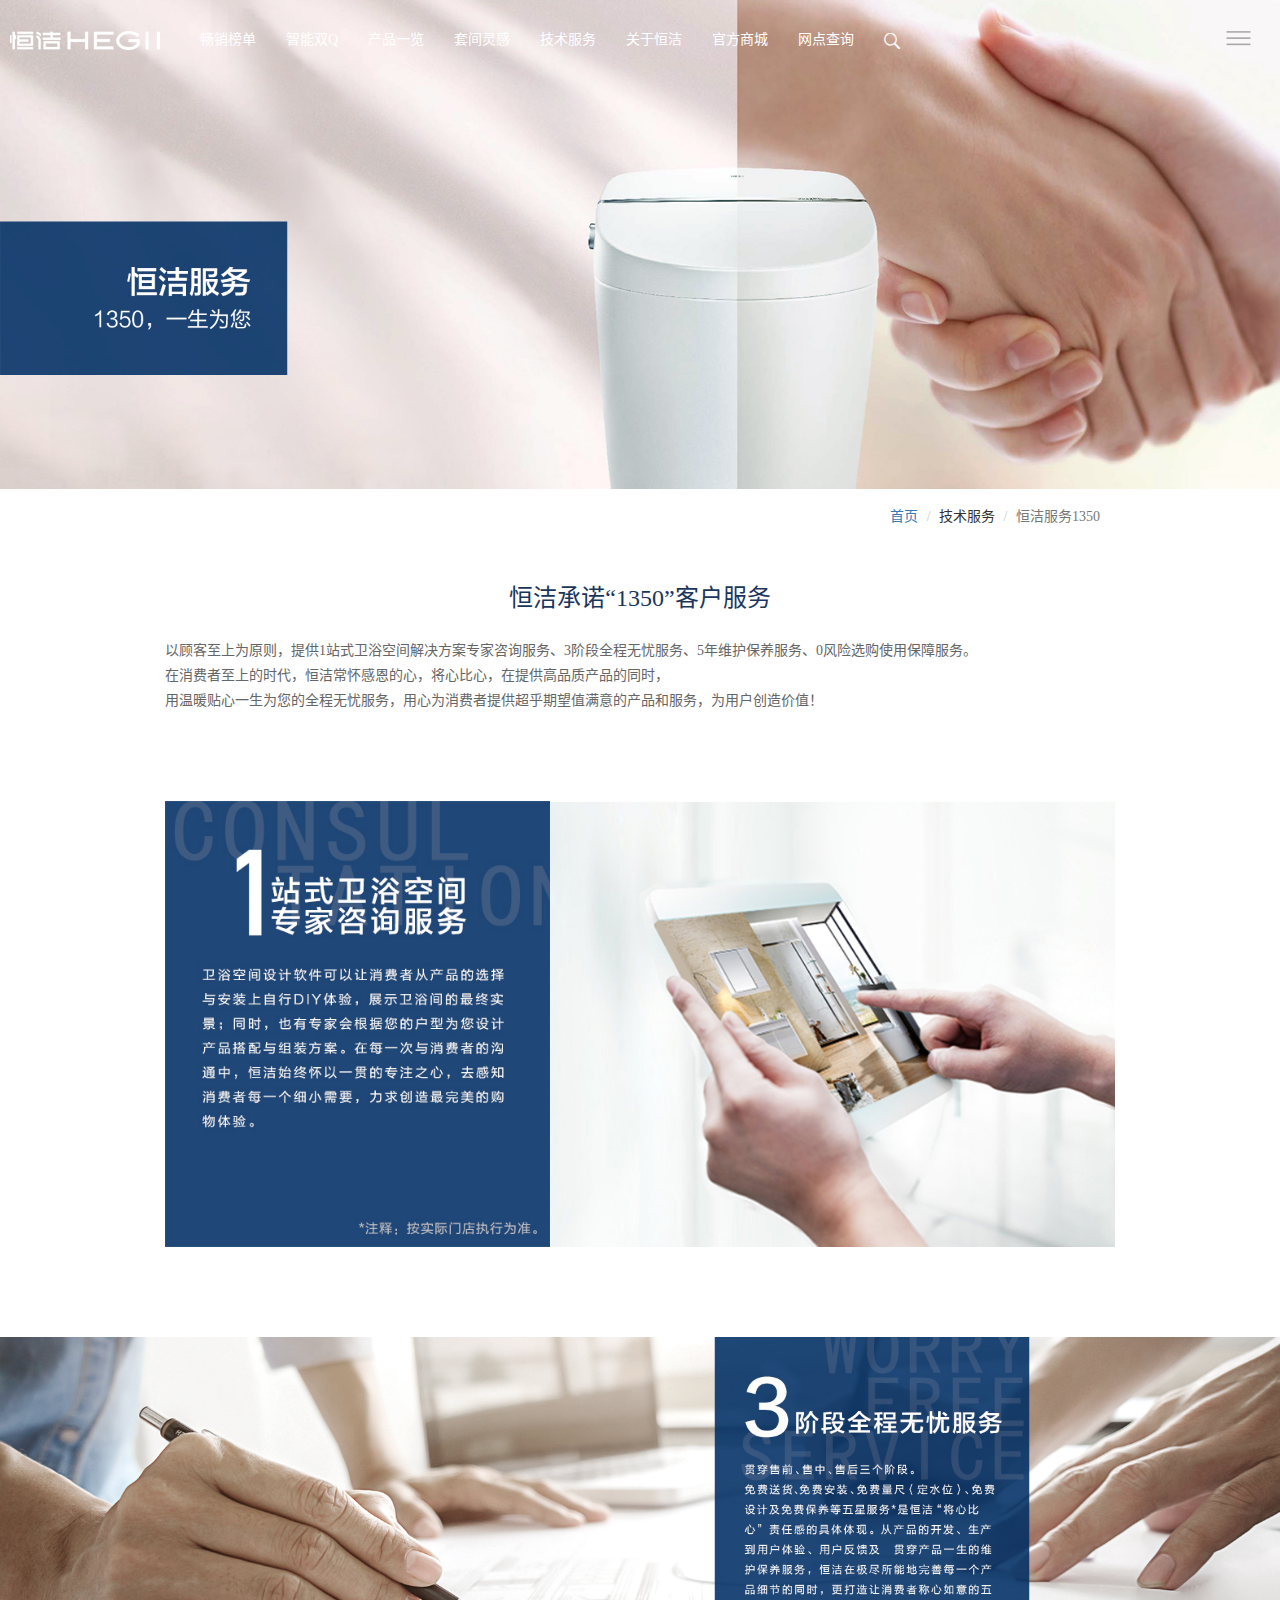
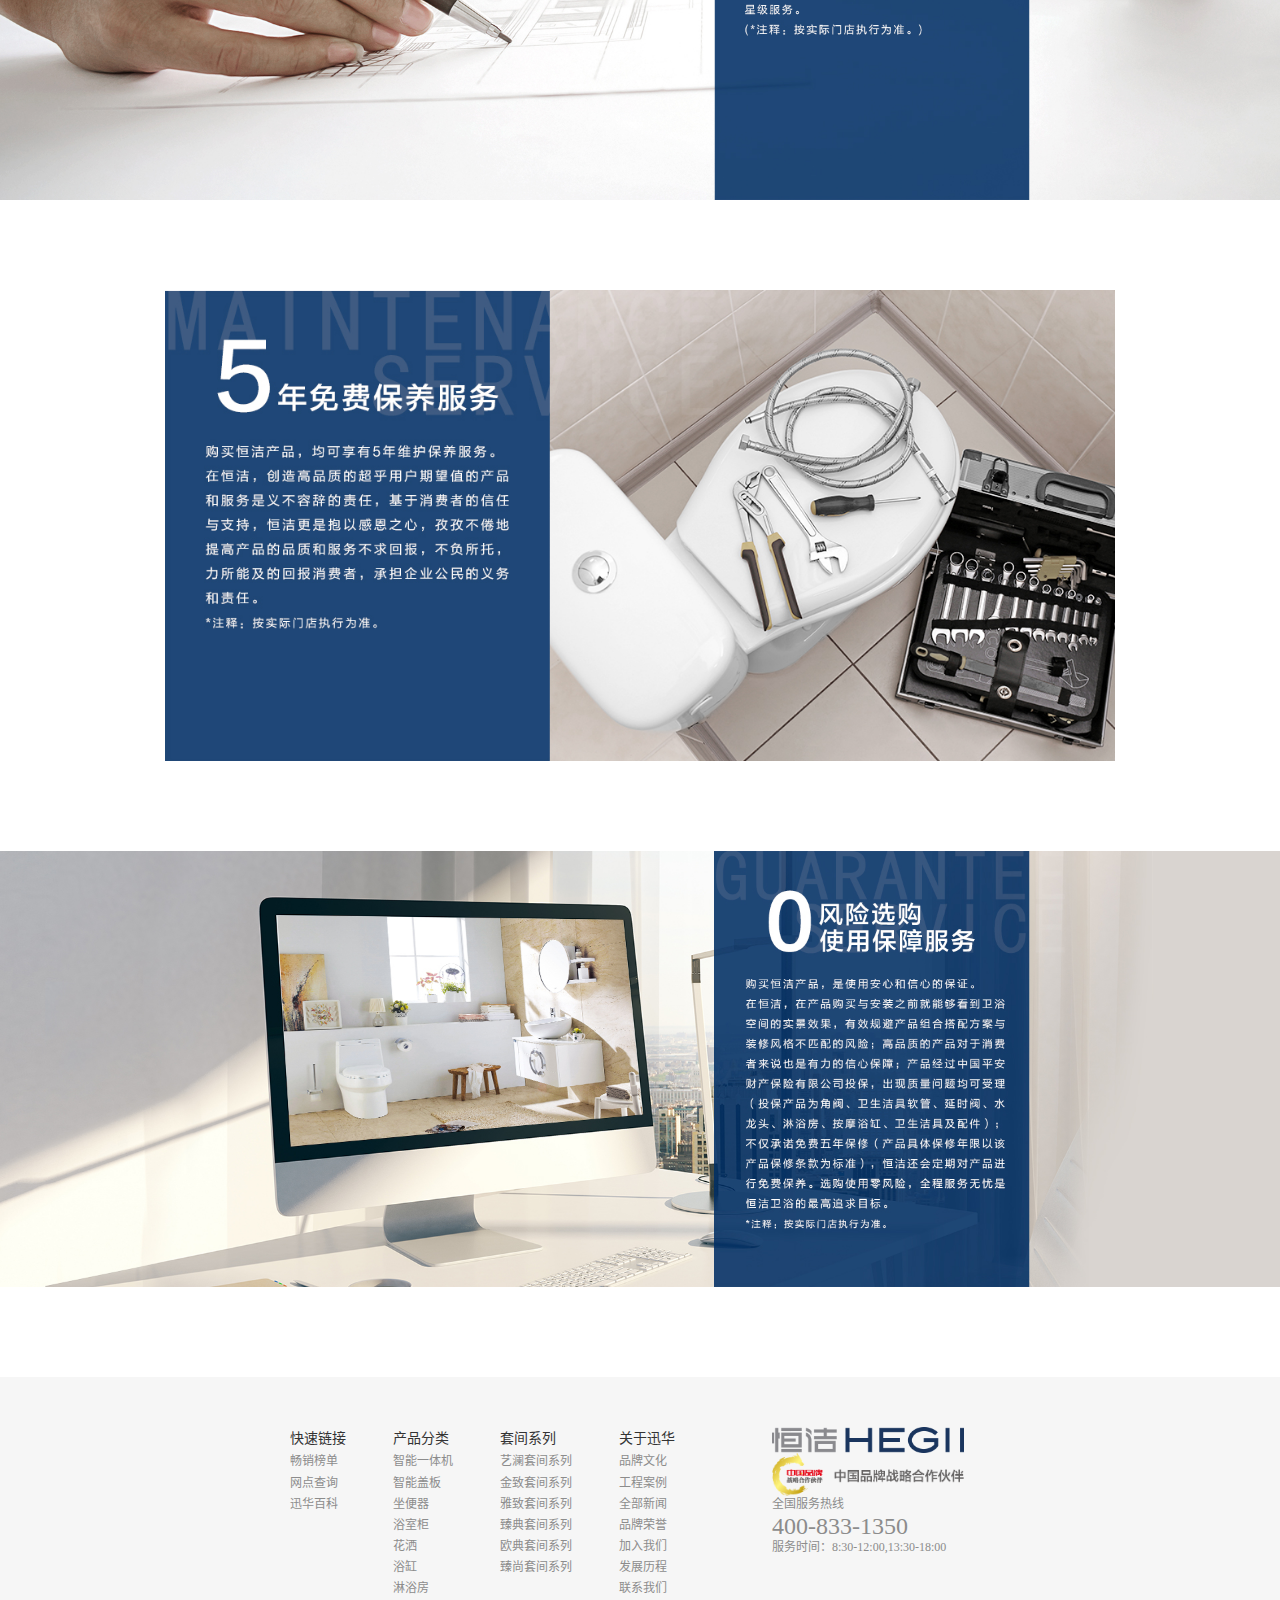
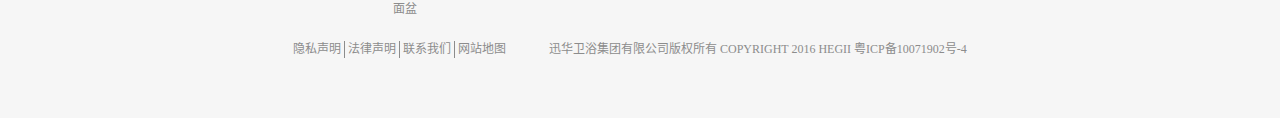
<file: analytik-jena/service-1350.html>
<!DOCTYPE html>
<html lang="zh-CN">
<head>
    <meta charset="utf-8">
    <meta http-equiv="X-UA-Compatible" content="IE=edge">
    <meta name="viewport" content="width=device-width, initial-scale=1">
    <!-- 上述3个meta标签*必须*放在最前面，任何其他内容都*必须*跟随其后！ -->
    <title>恒洁服务1350</title>
    <link href="lib/css/bootstrap.min.css" rel="stylesheet">
    <link rel="stylesheet" href="css/base.css">
    <link rel="stylesheet" href="css/service-1350.css">
    <!--<link rel="stylesheet" href="css/index2.css">-->
    <!--[if lt IE 9]>
    <script src="https://cdn.bootcss.com/html5shiv/3.7.3/html5shiv.min.js"></script>
    <script src="https://cdn.bootcss.com/respond.js/1.4.2/respond.min.js"></script>
    <![endif]-->
</head>
<body>


<!--轮播图start-->
<div class="slider-container">
    <div><img src="images/kv-service-1530.jpg" alt=""></div>
    <!--导航栏start-->
    <div class="nav">
        <div class="nav-logo fl">
            <a href="index.html"><img src="images/theme-bright-logo.png" alt="logo"></a>
        </div>
        <div class="nav-text hidden-xs hidden-sm">
            <ul class="clearfix">
                <li><a href="#">畅销榜单</a></li>
                <li><a href="#">智能双Q</a></li>
                <li class="productList">
                    <a href="#">产品一览</a>
                    <div class="productDrodown clearfix">
                        <div>
                            <img src="images/nav-listmenu-01_1.jpg" alt="">
                            <p>卫生区</p>
                            <a href="#">智能一体机</a>
                            <a href="#">智能盖板</a>
                            <a href="#">坐便器</a>
                            <a href="#">蹲便器/配件</a>
                        </div>
                        <div>
                            <img src="images/nav-listmenu-02.jpg" alt="">
                            <p>盥洗区</p>
                            <a href="#">浴室柜</a>
                            <a href="#">面盆</a>
                            <a href="#">面盆龙头</a>
                        </div>
                        <div>
                            <img src="images/nav-listmenu-03.jpg" alt="">
                            <p>淋浴区</p>
                            <a href="#">花洒</a>
                            <a href="#">淋浴龙头</a>
                            <a href="#">淋浴房</a>
                            <a href="#">浴缸</a>
                            <a href="#">浴缸龙头</a>
                        </div>
                        <div>
                            <img src="images/nav-listmenu-04.jpg" alt="">
                            <p>浴室小五金</p>
                            <a href="#">五金挂件</a>
                            <a href="#">五金配件</a>
                        </div>
                        <div>
                            <img src="images/nav-listmenu-05.jpg" alt="">
                            <p>厨房阳台</p>
                            <a href="#">水槽</a>
                            <a href="#">厨房龙头</a>
                            <a href="#">洗衣柜</a>
                            <a href="#">拖把池</a>
                            <a href="#">阳台五金</a>
                        </div>
                        <div>
                            <img src="images/nav-listmenu-06.jpg" alt="">
                            <p>商用产品</p>
                            <a href="#">商用电子类</a>
                            <a href="#">商用五金</a>
                            <a href="#">商用便器</a>
                            <a href="#">小便斗</a>
                        </div>
                    </div>
                </li>
                <li><a href="renovation.html">套间灵感</a></li>
                <li class="tech">
                    <a href="#">技术服务</a>
                    <div class="techDropDown">
                        <div>
                            <a href="intelligence.html">
                                <span class="techImg"></span>
                                <span class="techText">恒洁技术</span>
                            </a>
                        </div>
                        <div>
                            <a href="service-1350.html">
                                <span class="techImg two"></span>
                                <span>恒洁服务1350</span>
                            </a>
                        </div>
                        <div>
                            <a href="technology-and-service-six-year.html">
                                <span class="techImg three"></span>
                                <span>恒洁六年质保</span>
                            </a>
                        </div>
                        <div>
                            <a href="#">
                                <span class="techImg four"></span>
                                <span>恒洁百科</span>
                            </a>
                        </div>

                    </div>
                </li>
                <li><a href="aboutUs.html">关于恒洁</a></li>
                <li><a href="flagshipShop.html">官方商城</a></li>
                <li><a href="#">网点查询</a></li>
                <li><a href="#" class="iconfont">&#xe606;</a></li>
            </ul>
        </div>
        <div class="nav-hide">
            <div class="span1">
                <div><img src="images/nav-span.jpg" alt=""></div>
                <div class="long-nav">
                    <div class="recentlyNews">
                        <a href="#">
                            <img src="images/assistant-icon-01.png" alt="">
                            <p>最新活动</p>
                        </a>
                        <div class="recentlyNews-content">
                            <img src="images/assistant-banner-20180402.jpg" alt="">
                            <img src="images/assistant-banner-02.png" alt="">
                            <img src="images/assistant-banner-03.jpg" alt="">
                            <img src="images/assistant-banner-04.jpg" alt="">
                        </div>
                    </div>
                    <div>
                        <a href="#">
                            <img src="images/assistant-icon-02.png" alt="">
                            <p>在线客服</p>
                        </a>
                    </div>
                    <div>
                        <a href="#">
                            <img src="images/assistant-icon-03.png" alt="">
                            <p>网点查询</p>
                        </a>
                    </div>
                    <div class="focusWebChat">
                        <a href="#" class="webChat">
                            <img src="images/assistant-icon-wechat.png" alt="">
                            <p>关注微信</p>
                        </a>
                        <span>
                                <img src="images/qrcode-wechat-top.png" alt="">
                            </span>
                    </div>
                    <div>
                        <a href="#">
                            <img src="images/assistant-icon-weibo.png" alt="">
                            <p>关注微博</p>
                        </a>
                    </div>
                </div>
            </div>
        </div>
    </div>
    <div class="tech-dropdown-bg"></div>
    <div class="product-dropdown-bg"></div>
    <!--导航栏end-->
</div>
<!--轮播图end-->

<div class="service-content">
    <ol class="breadcrumb">
        <li><a href="index.html">首页</a></li>
        <li>技术服务</li>
        <li class="active">恒洁服务1350</li>
    </ol>
    <div class="service-content-title">
        <h3>恒洁承诺“1350”客户服务</h3>
        <p>以顾客至上为原则，提供1站式卫浴空间解决方案专家咨询服务、3阶段全程无忧服务、5年维护保养服务、0风险选购使用保障服务。</p>
        <p>在消费者至上的时代，恒洁常怀感恩的心，将心比心，在提供高品质产品的同时，</p>
        <p>用温暖贴心一生为您的全程无忧服务，用心为消费者提供超乎期望值满意的产品和服务，为用户创造价值！</p>
        <img src="images/service-1530-01.jpg" alt="">
    </div>
    <div>
        <img src="images/service-1530-02.jpg" alt="">
    </div>
    <div>
        <img src="images/service-1530-03.jpg" alt="">
    </div>
    <div>
        <img src="images/service-1530-04.jpg" alt="">
    </div>
</div>




<!--页脚start-->
<div class="footer">
    <div class="clearfix">
        <div class="ulList fl clearfix">
            <ul>
                <li>快速链接</li>
                <li><a href="javascript:;">畅销榜单</a></li>
                <li><a href="javascript:;">网点查询</a></li>
                <li><a href="javascript:;">迅华百科</a></li>
            </ul>
            <ul>
                <li>产品分类</li>
                <li><a href="javascript:;">智能一体机</a></li>
                <li><a href="javascript:;">智能盖板</a></li>
                <li><a href="javascript:;">坐便器</a></li>
                <li><a href="javascript:;">浴室柜</a></li>
                <li><a href="javascript:;">花洒</a></li>
                <li><a href="javascript:;">浴缸</a></li>
                <li><a href="javascript:;">淋浴房</a></li>
                <li><a href="javascript:;">面盆</a></li>
            </ul>
            <ul>
                <li>套间系列</li>
                <li><a href="javascript:;">艺澜套间系列</a></li>
                <li><a href="javascript:;">金致套间系列</a></li>
                <li><a href="javascript:;">雅致套间系列</a></li>
                <li><a href="javascript:;">臻典套间系列</a></li>
                <li><a href="javascript:;">欧典套间系列</a></li>
                <li><a href="javascript:;">臻尚套间系列</a></li>
            </ul>
            <ul>
                <li>关于迅华</li>
                <li><a href="javascript:;">品牌文化</a></li>
                <li><a href="javascript:;">工程案例</a></li>
                <li><a href="javascript:;">全部新闻</a></li>
                <li><a href="javascript:;">品牌荣誉</a></li>
                <li><a href="javascript:;">加入我们</a></li>
                <li><a href="javascript:;">发展历程</a></li>
                <li><a href="javascript:;">联系我们</a></li>
            </ul>
        </div>
        <div class="footerInfo fl">
            <div class="footer-logo"><img src="images/footer-logo-big (1).png" alt=""></div>
            <div class="footer-chinalogo"><img src="images/footer-logo-chinabrand.png" alt=""></div>
            <p>全国服务热线</p>
            <h3>400-833-1350</h3>
            <p>服务时间：8:30-12:00,13:30-18:00</p>
        </div>
    </div>
    <div class="footernav clearfix">
        <div class="fl">
            <ul class="clearfix">
                <li><a href="javascript:;">隐私声明</a></li>
                <li><a href="javascript:;">法律声明</a></li>
                <li><a href="javascript:;">联系我们</a></li>
                <li><a href="javascript:;">网站地图</a></li>
            </ul>
        </div>
        <p class="fl">迅华卫浴集团有限公司版权所有 COPYRIGHT 2016 HEGII 粤ICP备10071902号-4</p>
    </div>
</div>
<!--页脚end-->

<!--返回顶部start-->
<div class="totop">
    <a href="javascript:;">
        <img src="images/btn-go-top.jpg" alt="">
    </a>
</div>
<!--返回顶部end-->



<script src="lib/js/jquery.min.js"></script>
<script src="lib/js/bootstrap.min.js"></script>
<script src="js/jquery-1.11.1.min.js"></script>
<script src="js/index.js"></script>
<script src="js/nav.js"></script>
</body>
</html>
</file>
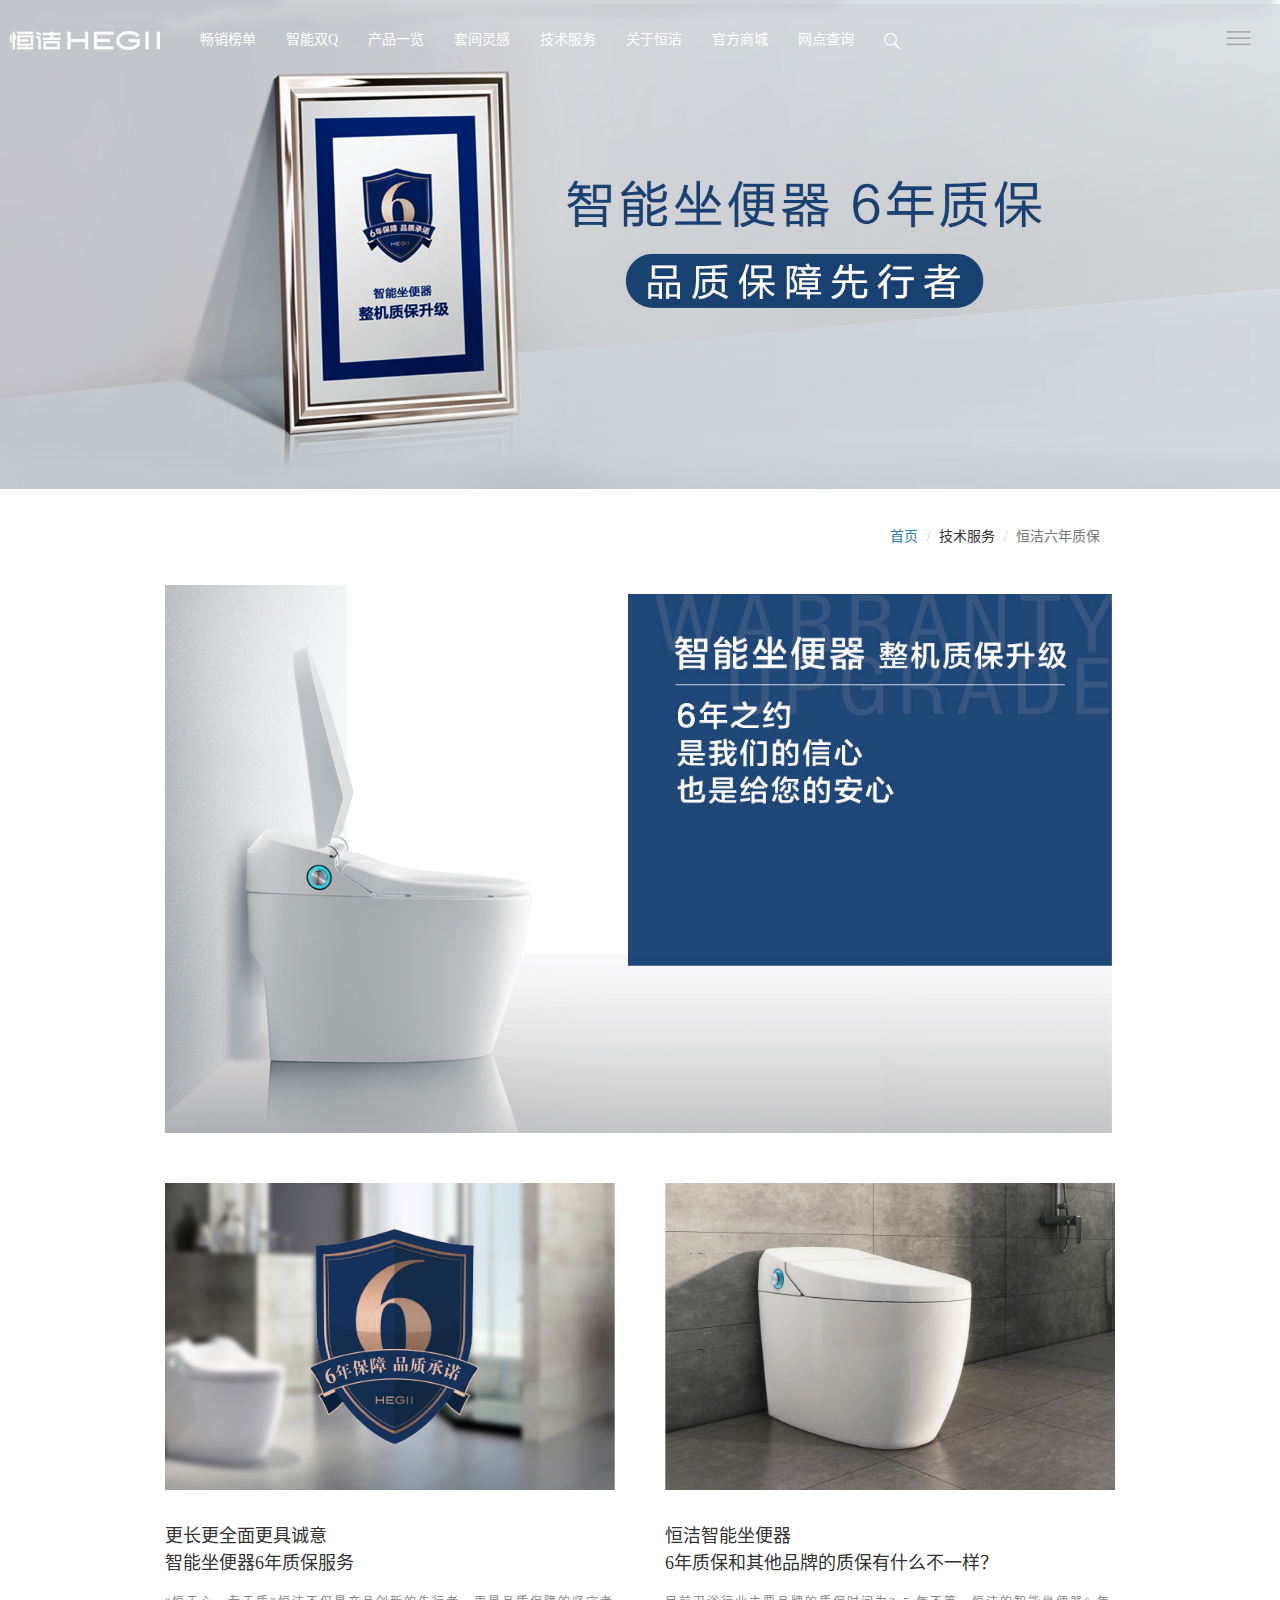
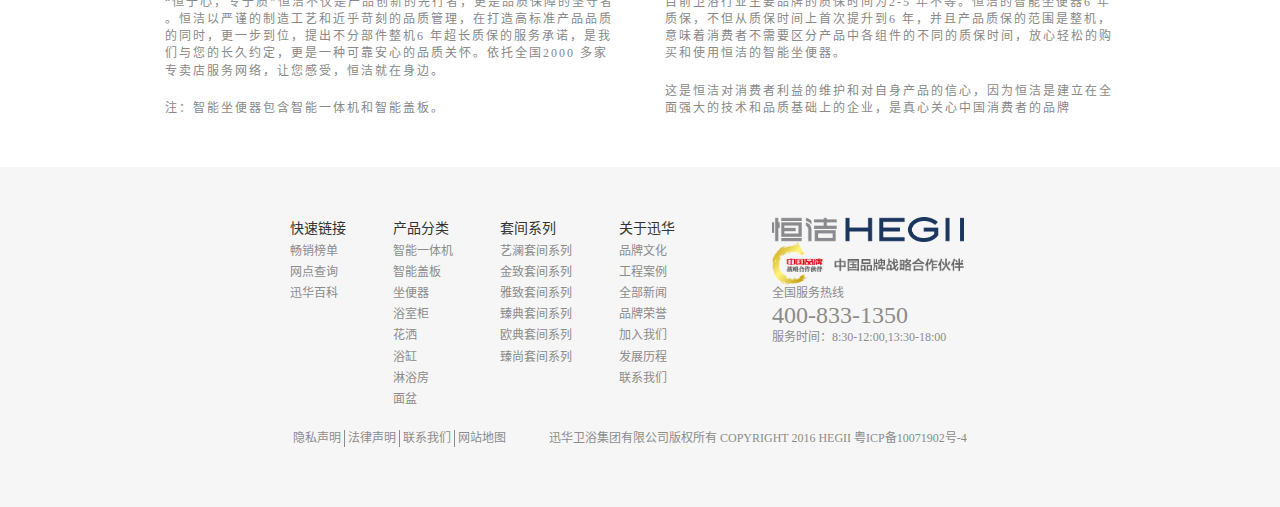
<file: analytik-jena/technology-and-service-six-year.html>
<!DOCTYPE html>
<html lang="zh-CN">
<head>
    <meta charset="utf-8">
    <meta http-equiv="X-UA-Compatible" content="IE=edge">
    <meta name="viewport" content="width=device-width, initial-scale=1">
    <!-- 上述3个meta标签*必须*放在最前面，任何其他内容都*必须*跟随其后！ -->
    <title>恒洁六年质保</title>
    <link href="lib/css/bootstrap.min.css" rel="stylesheet">
    <link rel="stylesheet" href="css/base.css">
    <link rel="stylesheet" href="css/technology-and-service-six-year.css">
    <!--<link rel="stylesheet" href="css/index2.css">-->
    <!--[if lt IE 9]>
    <script src="https://cdn.bootcss.com/html5shiv/3.7.3/html5shiv.min.js"></script>
    <script src="https://cdn.bootcss.com/respond.js/1.4.2/respond.min.js"></script>
    <![endif]-->
</head>
<body>


<!--轮播图start-->
<div class="slider-container">
    <div><img src="images/quality_kv.jpg" alt=""></div>
    <!--导航栏start-->
    <div class="nav">
        <div class="nav-logo fl">
            <a href="index.html"><img src="images/theme-bright-logo.png" alt="logo"></a>
        </div>
        <div class="nav-text hidden-xs hidden-sm">
            <ul class="clearfix">
                <li><a href="#">畅销榜单</a></li>
                <li><a href="#">智能双Q</a></li>
                <li class="productList">
                    <a href="#">产品一览</a>
                    <div class="productDrodown clearfix">
                        <div>
                            <img src="images/nav-listmenu-01_1.jpg" alt="">
                            <p>卫生区</p>
                            <a href="#">智能一体机</a>
                            <a href="#">智能盖板</a>
                            <a href="#">坐便器</a>
                            <a href="#">蹲便器/配件</a>
                        </div>
                        <div>
                            <img src="images/nav-listmenu-02.jpg" alt="">
                            <p>盥洗区</p>
                            <a href="#">浴室柜</a>
                            <a href="#">面盆</a>
                            <a href="#">面盆龙头</a>
                        </div>
                        <div>
                            <img src="images/nav-listmenu-03.jpg" alt="">
                            <p>淋浴区</p>
                            <a href="#">花洒</a>
                            <a href="#">淋浴龙头</a>
                            <a href="#">淋浴房</a>
                            <a href="#">浴缸</a>
                            <a href="#">浴缸龙头</a>
                        </div>
                        <div>
                            <img src="images/nav-listmenu-04.jpg" alt="">
                            <p>浴室小五金</p>
                            <a href="#">五金挂件</a>
                            <a href="#">五金配件</a>
                        </div>
                        <div>
                            <img src="images/nav-listmenu-05.jpg" alt="">
                            <p>厨房阳台</p>
                            <a href="#">水槽</a>
                            <a href="#">厨房龙头</a>
                            <a href="#">洗衣柜</a>
                            <a href="#">拖把池</a>
                            <a href="#">阳台五金</a>
                        </div>
                        <div>
                            <img src="images/nav-listmenu-06.jpg" alt="">
                            <p>商用产品</p>
                            <a href="#">商用电子类</a>
                            <a href="#">商用五金</a>
                            <a href="#">商用便器</a>
                            <a href="#">小便斗</a>
                        </div>
                    </div>
                </li>
                <li><a href="renovation.html">套间灵感</a></li>
                <li class="tech">
                    <a href="#">技术服务</a>
                    <div class="techDropDown">
                        <div>
                            <a href="intelligence.html">
                                <span class="techImg"></span>
                                <span class="techText">恒洁技术</span>
                            </a>
                        </div>
                        <div>
                            <a href="service-1350.html">
                                <span class="techImg two"></span>
                                <span>恒洁服务1350</span>
                            </a>
                        </div>
                        <div>
                            <a href="technology-and-service-six-year.html">
                                <span class="techImg three"></span>
                                <span>恒洁六年质保</span>
                            </a>
                        </div>
                        <div>
                            <a href="#">
                                <span class="techImg four"></span>
                                <span>恒洁百科</span>
                            </a>
                        </div>

                    </div>
                </li>
                <li><a href="aboutUs.html">关于恒洁</a></li>
                <li><a href="flagshipShop.html">官方商城</a></li>
                <li><a href="#">网点查询</a></li>
                <li><a href="#" class="iconfont">&#xe606;</a></li>
            </ul>
        </div>
        <div class="nav-hide">
            <div class="span1">
                <div><img src="images/nav-span.jpg" alt=""></div>
                <div class="long-nav">
                    <div class="recentlyNews">
                        <a href="#">
                            <img src="images/assistant-icon-01.png" alt="">
                            <p>最新活动</p>
                        </a>
                        <div class="recentlyNews-content">
                            <img src="images/assistant-banner-20180402.jpg" alt="">
                            <img src="images/assistant-banner-02.png" alt="">
                            <img src="images/assistant-banner-03.jpg" alt="">
                            <img src="images/assistant-banner-04.jpg" alt="">
                        </div>
                    </div>
                    <div>
                        <a href="#">
                            <img src="images/assistant-icon-02.png" alt="">
                            <p>在线客服</p>
                        </a>
                    </div>
                    <div>
                        <a href="#">
                            <img src="images/assistant-icon-03.png" alt="">
                            <p>网点查询</p>
                        </a>
                    </div>
                    <div class="focusWebChat">
                        <a href="#" class="webChat">
                            <img src="images/assistant-icon-wechat.png" alt="">
                            <p>关注微信</p>
                        </a>
                        <span>
                                <img src="images/qrcode-wechat-top.png" alt="">
                            </span>
                    </div>
                    <div>
                        <a href="#">
                            <img src="images/assistant-icon-weibo.png" alt="">
                            <p>关注微博</p>
                        </a>
                    </div>
                </div>
            </div>
        </div>
    </div>
    <div class="tech-dropdown-bg"></div>
    <div class="product-dropdown-bg"></div>
    <!--导航栏end-->
</div>
<!--轮播图end-->



<div class="service-content">
    <ol class="breadcrumb">
        <li><a href="index.html">首页</a></li>
        <li>技术服务</li>
        <li class="active">恒洁六年质保</li>
    </ol>
    <div>
        <img src="images/sqc1.jpg" alt="">
    </div>
    <div class="service-bottom clearfix">
         <div class="service-bottom-left fl">
              <img src="images/sqc2.jpg" alt="">
              <div class="">
                  <h4>更长更全面更具诚意</h4>
                  <h4>智能坐便器6年质保服务</h4>
                  <p>“恒于心，专于质”恒洁不仅是产品创新的先行者，更是品质保障的坚守者 。恒洁以严谨的制造工艺和近乎苛刻的品质管理，在打造高标准产品品质的同时，更一步到位，提出不分部件整机6 年超长质保的服务承诺，是我们与您的长久约定，更是一种可靠安心的品质关怀。依托全国2000 多家专卖店服务网络，让您感受，恒洁就在身边。</p>
                  <p>注：智能坐便器包含智能一体机和智能盖板。</p>
              </div>
          </div>
        <div class="service-bottom-left fl">
            <img src="images/sqc3.jpg" alt="">
            <div class="">
                <h4>恒洁智能坐便器</h4>
                <h4>6年质保和其他品牌的质保有什么不一样？</h4>
                <p>目前卫浴行业主要品牌的质保时间为2-5 年不等。恒洁的智能坐便器6 年质保，不但从质保时间上首次提升到6 年，并且产品质保的范围是整机，意味着消费者不需要区分产品中各组件的不同的质保时间，放心轻松的购买和使用恒洁的智能坐便器。</p>
                <p>这是恒洁对消费者利益的维护和对自身产品的信心，因为恒洁是建立在全面强大的技术和品质基础上的企业，是真心关心中国消费者的品牌</p>
            </div>
        </div>


     </div>
</div>





<!--页脚start-->
<div class="footer">
    <div class="clearfix">
        <div class="ulList fl clearfix">
            <ul>
                <li>快速链接</li>
                <li><a href="javascript:;">畅销榜单</a></li>
                <li><a href="javascript:;">网点查询</a></li>
                <li><a href="javascript:;">迅华百科</a></li>
            </ul>
            <ul>
                <li>产品分类</li>
                <li><a href="javascript:;">智能一体机</a></li>
                <li><a href="javascript:;">智能盖板</a></li>
                <li><a href="javascript:;">坐便器</a></li>
                <li><a href="javascript:;">浴室柜</a></li>
                <li><a href="javascript:;">花洒</a></li>
                <li><a href="javascript:;">浴缸</a></li>
                <li><a href="javascript:;">淋浴房</a></li>
                <li><a href="javascript:;">面盆</a></li>
            </ul>
            <ul>
                <li>套间系列</li>
                <li><a href="javascript:;">艺澜套间系列</a></li>
                <li><a href="javascript:;">金致套间系列</a></li>
                <li><a href="javascript:;">雅致套间系列</a></li>
                <li><a href="javascript:;">臻典套间系列</a></li>
                <li><a href="javascript:;">欧典套间系列</a></li>
                <li><a href="javascript:;">臻尚套间系列</a></li>
            </ul>
            <ul>
                <li>关于迅华</li>
                <li><a href="javascript:;">品牌文化</a></li>
                <li><a href="javascript:;">工程案例</a></li>
                <li><a href="javascript:;">全部新闻</a></li>
                <li><a href="javascript:;">品牌荣誉</a></li>
                <li><a href="javascript:;">加入我们</a></li>
                <li><a href="javascript:;">发展历程</a></li>
                <li><a href="javascript:;">联系我们</a></li>
            </ul>
        </div>
        <div class="footerInfo fl">
            <div class="footer-logo"><img src="images/footer-logo-big (1).png" alt=""></div>
            <div class="footer-chinalogo"><img src="images/footer-logo-chinabrand.png" alt=""></div>
            <p>全国服务热线</p>
            <h3>400-833-1350</h3>
            <p>服务时间：8:30-12:00,13:30-18:00</p>
        </div>
    </div>
    <div class="footernav clearfix">
        <div class="fl">
            <ul class="clearfix">
                <li><a href="javascript:;">隐私声明</a></li>
                <li><a href="javascript:;">法律声明</a></li>
                <li><a href="javascript:;">联系我们</a></li>
                <li><a href="javascript:;">网站地图</a></li>
            </ul>
        </div>
        <p class="fl">迅华卫浴集团有限公司版权所有 COPYRIGHT 2016 HEGII 粤ICP备10071902号-4</p>
    </div>
</div>
<!--页脚end-->

<!--返回顶部start-->
<div class="totop">
    <a href="javascript:;">
        <img src="images/btn-go-top.jpg" alt="">
    </a>
</div>
<!--返回顶部end-->



<script src="lib/js/jquery.min.js"></script>
<script src="lib/js/bootstrap.min.js"></script>
<script src="js/jquery-1.11.1.min.js"></script>
<script src="js/index.js"></script>
<script src="js/nav.js"></script>
</body>
</html>
</file>
<file: analytik-jena/css/base.css>
/*css初始化start*/
html,body{
    width: 100%;
    /*overflow-x:hidden*/
    font-family: "Microsoft YaHei";

}
html,body,div,p,ul,li,span,a,img,h1,h2,h3,h4,h5,h6,input{
    padding: 0;
    margin: 0;
    box-sizing: border-box;
}
img,input{
    border: none;
}
ul{
    list-style: none;
}
a{
    text-decoration: none;
}
a:hover{
    text-decoration: none;
}
.fl{
    float: left;
}
.fr{
    float: right;
}
.clearfix:after{
    content: "";
    display: block;
    height: 0;
    line-height: 0;
    visibility: hidden;
    clear: both;
}
/*css初始化end*/

/*webfont封装start*/
@font-face {
    font-family: 'iconfont';
    src: url('../fonts/iconfont.eot');
    src: url('../fonts/iconfont.eot?#iefix') format('embedded-opentype'),
    url('../fonts/iconfont.woff') format('woff'),
    url('../fonts/iconfont.ttf') format('truetype'),
    url('../fonts/iconfont.svg#iconfont') format('svg');
}
.iconfont{
    font-family:"iconfont" !important;
    font-size:16px;font-style:normal;
    -webkit-font-smoothing: antialiased;
    -webkit-text-stroke-width: 0.2px;
    -moz-osx-font-smoothing: grayscale;
}


/*webfont封装end*/

/*导航start*/
.nav{
    background-color: transparent;
    height: 80px;
    width: 100%;
    position: absolute;
    padding-left: 10px;
    z-index: 999;
    top:0;
    left:0;
}
.nav .nav-logo{
    width: 150px;
    margin-top: 30px;
}


/*中间导航的文字开始*/
.nav .nav-text{
    position: absolute;
    top:30px;
    left: 200px;
    /*right:0;*/
}
.nav .nav-text ul li{
    margin-right:30px ;
    float: left;
}

.nav .nav-text>ul>li>a{
    font-family: "Microsoft YaHei";
    color:#fff;
    font-weight: 500;
    font-size: 14px;
}
.nav .nav-text>ul>li:last-child>a{
    font-size: 16px;
}
.nav .nav-text ul li a:hover{
    color: #1a355e;
}

.nav .nav-text ul li.tech{
    position: relative;
    padding-bottom: 30px;
    /*overflow: hidden;*/
}
.nav .nav-text ul li.tech .techDropDown{
    display: none;
    position: absolute;
    top:50px;
    left:-250%;
    z-index: 99;
    height: 50px;
    background-color: transparent;
    width: 1100%;
    /*right:0;*/

}

.nav .nav-text ul li.tech .techDropDown>div{
    float: left;
    margin: 0 20px;
}
.nav .nav-text ul li.tech .techDropDown>div a{
    display: block;
    margin-top: 10px;
    height: 28px;
    color: #666;
    font-size: 14px;
}
.nav .nav-text ul li.tech .techDropDown>div a:hover{
    color: #1a355e;
}
.nav .nav-text ul li.tech .techDropDown>div a .techImg{
    display: inline-block;
    background: url(../images/bg-nav-tas.png) no-repeat;
    width: 28px;
    height: 28px;
    /*padding-top: 10px;*/
    background-position: 0 -28px;
    vertical-align: middle;
    margin-right: 5px;
}
.nav .nav-text ul li.tech .techDropDown>div a .two{
    background-position: -28px -28px;
}
.nav .nav-text ul li.tech .techDropDown>div a:hover .two{

}
.nav .nav-text ul li.tech .techDropDown>div a .three{
    background-position: -56px -28px;
}
.nav .nav-text ul li.tech .techDropDown>div a .four{
    background-position: -84px -28px;
}
.nav .nav-text ul li.tech .techDropDown>div .techText{
    display: inline-block;
    vertical-align: middle;
}
.tech-dropdown-bg{
    position: absolute;
    height: 50px;
    background-color: rgba(242,242,242,0.9);
    width: 100%;
    top:80px;
    left:0;
    display: none;
    z-index: 3;
    /*overflow: hidden;*/

}

.nav .nav-text li.productList{
    position: relative;
    padding-bottom: 30px;

}
.nav .nav-text .productDrodown{
    position: absolute;
    top:50px;
    left:-370%;
    z-index: 99;
    width: 1600%;
    background-color: transparent;
    padding-bottom: 20px;
    height: 280px;
    display: none;

}
.nav .nav-text .productDrodown>div{
    float: left;
    margin: 0 8px;
}
.nav .nav-text .productDrodown>div img{
    width: 85%;
    margin-top: 10px;
}
.nav .nav-text .productDrodown>div p{
    color: #1a355e;
    margin-top: 10px;
    border-right: 1px #999 dashed;
    width: 85%;
    font-size: 14px;
}
.nav .nav-text .productDrodown>div a{
    display: block;
    color: #666;
    margin-top: 8px;
    font-size: 12px;
}
.nav .nav-text .productDrodown>div a:nth-child(3){
    margin-top: 15px;
}
.product-dropdown-bg{
    position: absolute;
    background-color: rgba(242,242,242,0.9);
    width: 100%;
    height: 280px;
    display: none;
    z-index: 3;
    top:80px;
    left: 0;
    /*overflow: hidden;*/
}
.nav .nav-hide{
    position: absolute;
    width: 80px;
    height: 80px;
    top:0;
    right:0;

}
.nav .nav-hide>.span1{
    /*display: block;*/
    /*margin-right:30px ;*/
    position: relative;
}
.nav .nav-hide>.span1>img{
    width: 80px;
    height: 80px;
    display: block;
}
.nav .nav-hide>.span1 .long-nav{
    position: absolute;
    width: 80px;
    height: 430px;
    background-color: rgba(242,242,242,0.8) ;
    top:80px;
    right: 0px;
    z-index: 99;
    display: none;
}
.nav .nav-hide>.span1 .long-nav>div>a{
    display: block;
    text-align: center;
    width: 80px;
    height: 80px;
    padding: 10px 10px;
    margin-top: 5px;
    margin-bottom: 5px;
}
.nav .nav-hide>.span1 .long-nav>div>a img{
    margin-left: 10px;
    margin-bottom: 5px;
}
.nav .nav-hide>.span1 .long-nav>div>a p{
    font-size: 12px;
    color: #000;
    border-bottom: 1px dashed #999;
    padding: 10px 0;
}
.nav .nav-hide>.span1 .long-nav>div:last-child>a p{
    border: none;
}
.nav .nav-hide>.span1 .long-nav>div.focusWebChat{
    position: relative;
}
.nav .nav-hide>.span1 .long-nav>div.focusWebChat span{
    position: absolute;
    width: 80px;
    height: 80px;
    top:-8px;
    right: 95px;
    display: none;
}
.nav .nav-hide>.span1 .long-nav>div.focusWebChat:hover span{
    display: block;
}
.nav .nav-hide>.span1 .long-nav>div.recentlyNews{
    position: relative;
}
.nav .nav-hide>.span1 .long-nav>div.recentlyNews:hover .recentlyNews-content{
    display: block;
}
.nav .nav-hide>.span1 .long-nav>div.recentlyNews .recentlyNews-content{
    position: absolute;
    background-color: transparent;
    top:0;
    right: 80px;
    display: none;
}
.nav .nav-hide>.span1 .long-nav>div.recentlyNews .recentlyNews-content img{
    display: block;
    width: 200px;
    margin-bottom: 2px;

}
/*导航end*/


/*页脚start*/
.footer{
    width: 100%;
    background-color: #f6f6f6;
    font-size: 12px;
    padding-top: 50px;
}
.footer>div{
    width: 700px;
    margin: 0 auto;
}
.footer a,.footer p,.footer h3{
    color: #8c8c8c;
}
.footer .container-fluid{
    padding: 0;
    margin: 0;

}
.footer .container-fluid .row{
    max-width: 980px;
    margin: 0 auto;
    padding-top:20px;
}
.footer .ulList{

    /*float: left;*/
}
.footer .ulList ul{
    list-style: none;
    float: left;
    margin-right: 47px;
}
.footer .ulList ul li{
    padding: 2px 0;
}
.footer .ulList ul li:first-child{
    font-size: 14px;
}
.footer .footerInfo{
    /*float: left;*/
    margin-left: 50px;
}
.footer .footerInfo .footer-logo,.footer .footerInfo .footer-chinalogo{
    width: 192px;
}
.footer .footerInfo .footer-logo img,.footer .footerInfo .footer-chinalogo img{
    width: 100%;
}
.footer .footernav{
    padding-top: 20px;
    padding-bottom: 60px;
}
.footer .footernav ul{
    list-style: none;
    margin-right:40px;
    /*float: left;*/
}
.footer .footernav ul li{
    float: left;
}
.footer .footernav ul li a{
    display: block;
    padding: 0 3px;
    border-right:1px solid #8c8c8c ;
}
.footer .footernav ul li:last-child a{
    border-right:none;
}
.footer .footernav p{
    /*float: right;*/
    /*text-align: right;*/
}
@media (max-width: 992px) {
    .footerInfo {
        /*display: inline-block;*/
        text-align: center;
    }
    .footerInfo div{
        display: inline-block;
    }
    .footernav{
        text-align: center;
    }
    .footernav div{
        display: inline-block;

    }
    .footer-logo img{
        vertical-align: center;
    }
}

/*页脚end*/


/*返回顶部start*/
.totop{
    display: none;
    width: 40px;
    height: 40px;
    background-color: #1a355e;
    position:fixed;
    bottom: 0;
    right:0;
}
/*返回顶部end*/
</file>
<file: analytik-jena/css/index2.css>
/*轮播图start*/
.slider-container{
    width: 100%;
    position: relative;
}

.slider-container .carousel-indicators{
    bottom: 110px;
    margin-left: 20%;
    width: 20%;
}
.slider-container .carousel-indicators li{
    border-radius: 0;
}
/*轮播图end*/


/*产品分类导航start*/
.product-categories{
    width: 100%;
    font-size: 12px;
    margin: 50px 0;

}
.product-categories>ul{
    width: 1000px;
    margin: 0 auto;
}
.product-categories>ul>li{
    float: left;
    margin-right: 11px;
    position: relative;
}
.product-categories>ul>li>a{
    border-left: 1px dashed #ccc;
    display: block;
    width: 100px;
    height: 100px;
    padding:10px;

}
.product-categories>ul>li:last-child>a{
    border-right: 1px dashed #ccc;
}
.product-categories>ul>li>a span{
    display: block;
    width: 39px;
    height: 37px;
    background: url(../images/product-series-01-off.png) no-repeat;
    margin-left: 21px;
}
.product-categories>ul>li:hover>a span{
    background: url(../images/product-series-01-on.png) no-repeat;
}
.product-categories>ul>li:nth-child(2)>a span{

    background: url(../images/product-series-02-off.png) no-repeat;
}
.product-categories>ul>li:nth-child(2):hover>a span{
    background: url(../images/product-series-02-on.png) no-repeat;
}
.product-categories>ul>li:nth-child(3)>a span{

    background: url(../images/product-series-03-off.png) no-repeat;
}
.product-categories>ul>li:nth-child(3):hover>a span{
    background: url(../images/product-series-03-on.png) no-repeat;
}
.product-categories>ul>li:nth-child(4)>a span{

    background: url(../images/product-series-04-off.png) no-repeat;
}
.product-categories>ul>li:nth-child(4):hover>a span{
    background: url(../images/product-series-04-on.png) no-repeat;
}
.product-categories>ul>li:nth-child(5)>a span{

    background: url(../images/product-series-05-off.png) no-repeat;
}
.product-categories>ul>li:nth-child(5):hover>a span{
    background: url(../images/product-series-05-on.png) no-repeat;
}
.product-categories>ul>li:nth-child(6)>a span{

    background: url(../images/product-series-06-off.png) no-repeat;
}
.product-categories>ul>li:nth-child(6):hover>a span{
    background: url(../images/product-series-06-on.png) no-repeat;
}
.product-categories>ul>li:nth-child(7)>a span{

    background: url(../images/product-series-07-off.png) no-repeat;
}
.product-categories>ul>li:nth-child(7):hover>a span{
    background: url(../images/product-series-07-on.png) no-repeat;
}
.product-categories>ul>li:nth-child(8)>a span{

    background: url(../images/product-series-08-off.png) no-repeat;
}
.product-categories>ul>li:nth-child(8):hover>a span{
    background: url(../images/product-series-08-on.png) no-repeat;
}
.product-categories>ul>li:nth-child(9)>a span{

    background: url(../images/product-series-09-off.png) no-repeat;
}
.product-categories>ul>li:nth-child(9):hover>a span{
    background: url(../images/product-series-09-on.png) no-repeat;
}

.product-categories>ul>li>a p{
    color: #666;
    text-align: center;
    padding-top: 25px;
}
.product-categories>ul>li:hover>a p{
    color: #2e6da4;
}
.product-categories>ul>li>ul{
    background-color: #fff;
    /*display: none;*/
    opacity: 0;
    position: absolute;
    width: 100px;
    left: 2px;
    top:100px;
    z-index: 999;
}
.product-categories>ul>li>ul>li{
    padding-top: 10px;
    text-align: center;
    border-top: 1px dashed #ccc;
}
.product-categories>ul>li>ul>li:first-child{
    border: none;
}
.product-categories>ul>li>ul>li>a{
    color: #666;
}

.product-categories>ul>li>ul{
    transition: all 1s;
}

.product-categories>ul>li:hover>ul{
    /*display: block;*/
    opacity: 1;
}
/*产品分类导航end--*/

/*产品大图start*/
.DQImg{
    width: 100%;
    position: relative;
}
.DQImg img{
    width: 100%;
}
.DQImg a{
    position: absolute;
    right: 280px;
    bottom: 200px;
    width: 100px;
    height: 30px;
    background-color: #2e6da4;
    color: #fff;
    font-weight: 700;
    text-align: center;
    line-height: 30px;
    text-decoration: none;
}
/*产品大图end*/


/*套间灵感大图statr*/
.LGImg,.LGImg img{
    width: 100%;
}
/*套间灵感大图end*/



/*新闻缩略图start*/
.news{
    margin: 0 auto;
    margin-top: 50px;
    width: 660px;
    margin-bottom: 50px;
}
.news .new-top{  }
.news .new-top>div{

    width: 300px;
    float: left;
}
.news .new-top>div:first-child{
    margin-right: 60px;
}
.news .new-top>div>a{
    display: block;
    width: 300px;
    height: 300px;
    background: url(../images/600x600.jpg) no-repeat;
    background-size: cover;
    position: relative;
}
.news .new-top>div:last-child>a{
    background: url(../images/event1226.jpg) no-repeat;
    background-size: cover;
}
.news .new-top>div>a span{
    width: 300px;
    height: 80px;
    background-color:rgba(26,93,200,0.4);
    position: absolute;
    top:220px;
}
.news .new-top>div>a span>p{
    color: #fff;
    text-align: center;
    margin-top: 30px;
}

.news .news-bottom{
    padding: 0;
    margin: 0;
}
.news .news-bottom div{
    max-width: 200px;
    max-height: 200px;
    float: left;
    margin-top: 40px;
    margin-right: 30px;
}
.news .news-bottom div:last-child{
    margin-right: 0;
}

.news .news-bottom .imgone a{
    display: block;
    width: 100%;
    position: relative;
    overflow: hidden;
}
.news .news-bottom .imgone a img{
    display: block;
    width: 100%;
}
.news .news-bottom .imgone a span{
    display: block;
    width: 100%;
    height: 100%;
    /*margin: auto 0;*/
    background-color:rgba(26,120,200,0.4);
    /*line-height: 200px;*/
    text-align: center;
    color: #fff;
    font-weight: 500;
    position: absolute;
    bottom: 0;
    transition: all 0.6s;

}
.news .news-bottom .imgone a span p{
    margin: 50% 0;
}
.news .news-bottom .imgone:hover a span{
    opacity: 0;
}
/*新闻缩略图end*/
</file>
<file: analytik-jena/css/aboutUs.css>
.slider-container>img{
    width: 100%;
    /*position: relative;*/
}

/*内容页start*/
.main{
    width: 100%;
}
.main .main-top{
    width: 850px;
    margin: 0 auto;
}
.main .main-top>p{
    margin-top: 30px;
    color: #666;
    font-size: 14px;
    line-height: 30px;
    letter-spacing: 0.7px;
}
.main .main-top>p:nth-child(1){
    text-align: right;
    font-size: 12px;

}
.main .main-bottom{
    width: 850px;
    margin: 0 auto;
    margin-top: 50px;
    padding-bottom: 50px;
}
.main .main-bottom>div{

}
.main .main-bottom>div>div{
    float: left;
    margin-bottom: 10px;
    position: relative;
}
.main .main-bottom>div>div:first-child{
    margin-right: 10px;
}
.main .main-bottom>div>div>img{
    width: 400px;
    height: 280px;

}
.main .main-bottom>div>div>span{
    position: absolute;
    z-index: 3;
    width: 400px;
    height: 60px;
    background-color: rgba(26,53,94,0.8);
    bottom: 0;
}
.main .main-bottom>div>div>span>p{
    text-align: center;
    margin-top: 20px;
    color: #cccccc;
}


/*内容页end*/
</file>
<file: analytik-jena/css/flagshipShop.css>
/*旗舰店图标start*/
.flagship{
    width: 100%;
    background-color: #f6f6f6;
    border-bottom: 1px solid #cdcdcd;
}
.flagship>div{
    width: 50%;
    float: left;
    text-align: center;
    height: 104px;
    padding-top: 2em;
}
.flagship>div:first-child{
    border-right: #cdcdcd solid 1px;
}
.flagship>div a{
    display: block;
    width: 100%;
    /*margin:0 30%;*/
}
.flagship>div a img{
    vertical-align: middle
}
/*旗舰店图标end*/

/*旗舰店商品start*/
.flagshipList-item{
    width: 100%;
    margin-top: 50px;
}




.flagshipList-item .flagshipList-item-big{
    width: 50%;
    height: 600px;
}
.flagshipList-item .flagshipList-item-big>div:first-child{
    width: 100%;
    background-color: #1f4777;
    height: 150px;
    padding-left: 40px;
}
.flagshipList-item .flagshipList-item-big>div:first-child h2{
    color: #fff;
    padding-top: 20px;
}
.flagshipList-item .flagshipList-item-big>div:first-child p{
    color: #fff;
    padding-top: 10px;
}
.flagshipList-item .flagshipList-item-big>div:first-child a{
    display: inline-block;
    width: 100px;
    height: 30px;
    background-color: #fff;
    color: #000;
    text-align: center;
    line-height: 30px;
    margin-top: 15px;
    margin-right: 20px;
}
.flagshipList-item .flagshipList-item-big>div:last-child{
    height: 450px;
}
.flagshipList-item .flagshipList-item-big>div:last-child img{
    height: 100%;
}





.flagshipList-item .flagshipList-item-samll{
    width: 50%;
    height: 600px;
}
.flagshipList-item .flagshipList-item-samll .items-title{
    width: 200px;
}

.flagshipList-item .flagshipList-item-samll .items-content{
    height: 506px;
    padding-top: 40px;
}
.flagshipList-item-samll .items-content .items1{
    width: 220px;
    height: 220px;
    position: relative;
    margin-right: 10px;
    margin-bottom: 10px;
}
.flagshipList-item-samll .items-content .items1 img{
    width: 220px;
    height: 220px;
}
.flagshipList-item-samll .items-content .items1 span{
    width: 220px;
    height: 220px;
    position: absolute;
    top: 0;
    left: 0;
    display: none;
    background-color: #1a355e;
    padding-left: 20px;
    padding-top: 30px;
}
.flagshipList-item-samll .items-content .items1:hover span{
    display: block;
}
.flagshipList-item-samll .items-content .items1 span h3{
    color: #fff;
    font-size: 16px;
    padding-bottom: 10px;
}
.flagshipList-item-samll .items-content .items1 span h5{
    color: #fff;
    font-size: 12px;
    padding-bottom: 10px;
}
.flagshipList-item-samll .items-content .items1 span a{
    background-color: #fff;
    display: block;
    width: 100px;
    height: 30px;
    color: #000;
    margin-top: 15px;
    text-align: center;
    line-height: 30px;
}
.flagshipList-item .flagshipList-item-one{
    margin-top: 80px;
    margin-bottom: 80px;
}
.flagshipList-item .flagshipList-item-one .flagshipList-item-samll{
    padding-left: 150px;
}
.flagshipList-item .flagshipList-item-two .flagshipList-item-samll{
    padding-left: 50px;
}
.flagshipList-item .flagshipList-item-two .flagshipList-item-big>div:last-child img{
    float: right;
}

/*旗舰店商品end*/
</file>
<file: analytik-jena/css/renovation.css>
/*轮播图稍微改变一下样式start*/
.slider-container .carousel-indicators{
    bottom: 10px;
    margin-left: 0;
    width: 20%;
}
.slider-container .carousel-indicators li{
    border-radius: 0;
}
/*轮播图稍微改变一下样式end*/


.renovation-content{
    text-align: left;
    width: 980px;
    margin: 30px auto;
}
.renovation-content>div:first-child{
    width: 800px;
    margin-bottom: 10px;
    height: 200px;
    position: relative;
}
.renovation-content>div:first-child h3{
    color: #1a355e;
    font-weight: 400;
    margin-bottom: 10px;
    font-size: 22px;
}
.renovation-content>div:first-child h5{
    color: #1a355e;
    font-weight: 400;
    font-size: 18px;
    margin-bottom: 18px;
}
.renovation-content>div:first-child p{
    color: rgb(137, 137, 137);
    font-size: 14px;
    margin-top: 6px;
}

.renovation-content>div:last-child{
    height: 360px;

}
.renovation-content>div:last-child>div{
    width: 280px;
    height: 170px;

}
.renovation-content>div:last-child input{
    width: 280px;
    height: 170px;
    background-color: rgba(26,53,64,.7);
    color: #fff;
    font-weight: 500;
    font-size: 14px;
}
.renovation-content>div:last-child>div:nth-child(1){
    background: url(../images/list-jinzhi.jpg) no-repeat;
    background-size: cover;
    margin-bottom: 10px;
}
.renovation-content>div:last-child>div:nth-child(1):hover input{
    opacity: 0;
}
.renovation-content>div:last-child>div:nth-child(2){
    background: url(../images/list-oudian.jpg) no-repeat;
    background-size: cover;
    margin:0 70px;
    margin-bottom: 10px;
}
.renovation-content>div:last-child>div:nth-child(2):hover input{
    opacity: 0;
}
.renovation-content>div:last-child>div:nth-child(3){
    background: url(../images/list-yazhi.jpg) no-repeat;
    background-size: cover;
    margin-bottom: 10px;
}
.renovation-content>div:last-child>div:nth-child(3):hover input{
    opacity: 0;
}
.renovation-content>div:last-child>div:nth-child(4){
    background: url(../images/list-yilan.jpg) no-repeat;
    background-size: cover;
}
.renovation-content>div:last-child>div:nth-child(4):hover input{
    opacity: 0;
}
.renovation-content>div:last-child>div:nth-child(5){
    background: url(../images/list-zhendian.jpg) no-repeat;
    background-size: cover;
    margin:0 70px;
}
.renovation-content>div:last-child>div:nth-child(5):hover input{
    opacity: 0;
}
.renovation-content>div:last-child>div:nth-child(6){
    background: url(../images/list-zhenshang.jpg) no-repeat;
    background-size: cover;
}
.renovation-content>div:last-child>div:nth-child(6):hover input{
    opacity: 0;
}


.renovation-content>div:first-child a{
    position: absolute;
    right: 10px;
    top: 120px;
    width: 100px;
    height: 30px;
    background-color: #2e6da4;
    color: #fff;
    font-weight: 700;
    text-align: center;
    line-height: 30px;
    text-decoration: none;
}
</file>
<file: analytik-jena/css/salable.css>
body{
    background: url(../images/bg-top-ten.jpg) repeat-y center 0;

}
/*导航的颜色改变一下*/
.nav .nav-text>ul>li>a{
    color: #000;
}


/*畅销产品start*/
.salable-content{
    width: 900px;
    margin: 0 auto;
    padding-top: 150px;
    position: relative;
}
        /*里面的同用样式*/
.p{
    position: absolute;
}
.common-style{
    width: 420px;
    padding-top: 50px;
    margin-left: auto;
}
.common-style h1{
    font-weight: 700;
    font-size: 55px;
    color: #002e64;
}
.common-style h4{
    font-weight: 700;
    font-size: 28px;
    color: #002e64;
    margin-top: 15px;
}
.common-style p{
    color: rgb(137, 137, 137);
    margin-top: 7px;
}
.common-style a{
    text-decoration: underline;
    display: block;
    color: #002e64;
    font-size: 14px;
    margin-top: 20px;
    font-weight: 700;
}


.salable-content>div:nth-child(1){
    width: 420px;
    top:150px;
    left: 0;
}
.salable-content>div:nth-child(1)>img{
    width: 90%;
}
.salable-content>div:nth-child(2){
    top:150px;
    right: 0;
}
.salable-content>div:nth-child(3){
    top:550px;
    left: 0;
}
.salable-content>div:nth-child(4){
    top:550px;
    right: 0;
}
.salable-content>div:nth-child(4)>img{
    width: 90%;
}

/*畅销产品end*/
</file>
<file: analytik-jena/css/service-1350.css>
/*轮播图稍微改变一下样式start*/
.slider-container{
    width: 100%;
}
.slider-container>div:first-child{
   width: 100%;
}
.slider-container>div:first-child img{
    width: 100%;
}
/*轮播图稍微改变一下样式end*/

.service-content{
    width: 100%;
}
.service-content .breadcrumb{
    background-color: transparent;
    width: 950px;
    text-align: right;
    margin: 10px auto;
}

.service-content .service-content-title{
    width: 950px;
    margin: 0 auto;
}
.service-content .service-content-title h3{
    color: #1b365d;
    text-align: center;
    margin-top: 50px;
    margin-bottom: 30px;
}
.service-content .service-content-title p{
    color: #666;
    text-align: left;
    margin-top: 5px;
}
.service-content .service-content-title img{
    width: 950px;
    margin-top: 90px;
}
.service-content>div:nth-child(2){
    margin-bottom: 90px;
}
.service-content>div:nth-child(3){
    width: 100%;
    margin-bottom: 90px;
}
.service-content>div:nth-child(3) img{
    width: 100%;
}
.service-content>div:nth-child(4){
    width: 950px;
    margin: 0 auto;
    margin-bottom: 90px;
}
.service-content>div:nth-child(4) img{
    width: 100%;
}
.service-content>div:nth-child(5){
    width: 100%;
    margin-bottom: 90px;
}
.service-content>div:nth-child(5) img{
    width: 100%;
}
</file>
<file: analytik-jena/css/technology-and-service-six-year.css>
/*轮播图稍微改变一下样式start*/
.slider-container{
    width: 100%;
}
.slider-container>div:first-child{
    width: 100%;
}
.slider-container>div:first-child img{
    width: 100%;
}
/*轮播图稍微改变一下样式end*/


.service-content{
    width: 950px;
    margin: 0 auto;
    margin-bottom: 50px;
}
.service-content .breadcrumb{
    background-color: transparent;
    width: 950px;
    text-align: right;
    margin: 30px auto;
}
.service-content>div:nth-child(2){
    width: 100%;
    margin-bottom: 50px;
}
.service-content>div:nth-child(2) img{
    width: 100%;

}
 .service-bottom{
    width: 950px;
}
 .service-bottom>div:first-child{
     margin-right: 50px;
 }
.service-bottom .service-bottom-left{
    width: 450px;
}
.service-bottom .service-bottom-left>img{
    width: 450px;
    padding-bottom: 30px;
}
.service-bottom .service-bottom-left>div{  }
.service-bottom .service-bottom-left>div h4{
    margin-top: 7px;
}
.service-bottom .service-bottom-left>div>p{
    margin-top :20px;
    letter-spacing: 2px;
    font-size: 12px;
    color: rgb(137, 137, 137);
}
</file>
